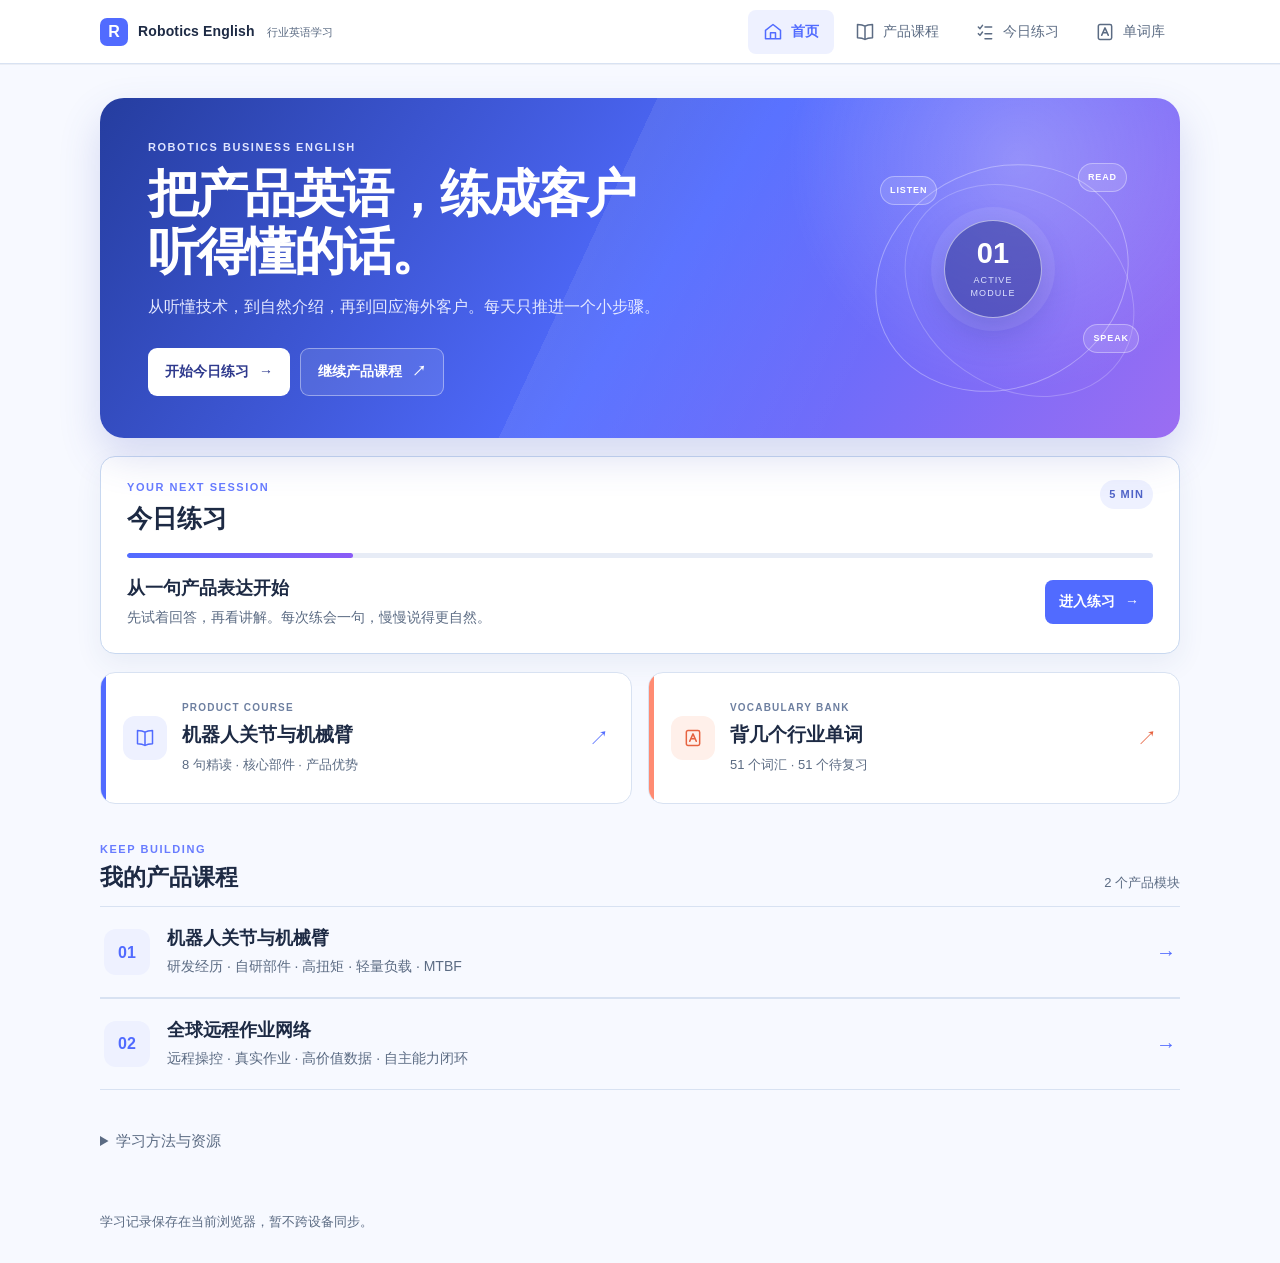
<file: index.html>
<!doctype html>
<html lang="zh-CN">
<head><meta charset="utf-8"><meta name="viewport" content="width=device-width, initial-scale=1"><meta name="theme-color" content="#176b4b"><title>学习工作台 · Robotics English Lab</title><link rel="stylesheet" href="learning-assets/workspace.css"></head>
<body class="lab-page" data-page="home">
  <div data-site-header></div>
  <main id="main-content" class="lab-main home-main">
    <section class="home-hero" aria-labelledby="home-title">
      <div class="home-hero-copy"><span class="home-eyebrow">ROBOTICS BUSINESS ENGLISH</span><h1 id="home-title">把产品英语，练成客户听得懂的话。</h1><p>从听懂技术，到自然介绍，再到回应海外客户。每天只推进一个小步骤。</p><div class="home-hero-actions"><a class="home-primary" href="daily_practice.html">开始今日练习 <span aria-hidden="true">→</span></a><a class="home-secondary" href="product_introduction_learning_guide.html">继续产品课程 <span aria-hidden="true">↗</span></a></div></div>
      <div class="home-hero-visual" aria-label="学习路径：听、读、说"><div class="home-orbit home-orbit-one"></div><div class="home-orbit home-orbit-two"></div><div class="home-orbit-core"><strong>01</strong><span>ACTIVE<br>MODULE</span></div><span class="home-orbit-chip chip-listen">LISTEN</span><span class="home-orbit-chip chip-read">READ</span><span class="home-orbit-chip chip-speak">SPEAK</span></div>
    </section>

    <section class="home-focus" aria-labelledby="today-title"><div class="home-focus-top"><div><span class="home-eyebrow">YOUR NEXT SESSION</span><h2 id="today-title">今日练习</h2></div><span class="home-time">5 MIN</span></div><div class="home-progress"><span></span></div><div class="home-focus-body"><div><h3>从一句产品表达开始</h3><p>先试着回答，再看讲解。每次练会一句，慢慢说得更自然。</p></div><a class="home-focus-link" href="daily_practice.html">进入练习 <span aria-hidden="true">→</span></a></div></section>

    <section class="home-grid" aria-label="学习入口"><a class="home-card home-card-course" data-course-primary data-resume href="product_introduction_learning_guide.html"><span class="home-card-icon" data-icon="course"></span><div><span class="home-card-label">PRODUCT COURSE</span><h3 data-home-course-title>机器人关节与机械臂</h3><small data-home-course-meta>8 句精读 · 核心部件 · 产品优势</small></div><span class="home-card-arrow" aria-hidden="true">↗</span></a><a class="home-card home-card-vocab" href="vocabulary_library.html"><span class="home-card-icon" data-icon="vocabulary"></span><div><span class="home-card-label">VOCABULARY BANK</span><h3>背几个行业单词</h3><small data-home-vocab>词汇 · 发音与例句</small></div><span class="home-card-arrow" aria-hidden="true">↗</span></a></section>

    <section class="home-course-list" aria-labelledby="courses-title"><div class="home-section-title"><div><span class="home-eyebrow">KEEP BUILDING</span><h2 id="courses-title">我的产品课程</h2></div><span data-home-course-count>产品模块</span></div><div data-course-catalog></div></section>

    <details class="home-resources"><summary>学习方法与资源</summary><p>先听原句，试着跟读；需要时打开翻译和语法，再用自己的话回应客户。新产品课程和词汇会持续加入。</p><div class="home-resource-links"><a href="robotics_english_learning_template.md">每日材料统一模板 ↗</a><a href="robotics_english_mobile_package.zip">下载手机学习包 ↓</a></div></details>
  </main>
  <footer class="site-footer">学习记录保存在当前浏览器，暂不跨设备同步。</footer><div data-site-nav></div>
  <script src="learning-assets/vocabulary-data.js"></script><script src="learning-assets/vocabulary-data-module-two.js"></script><script src="learning-assets/course-catalog.js"></script><script src="learning-assets/workspace.js"></script>
</body></html>
</file>
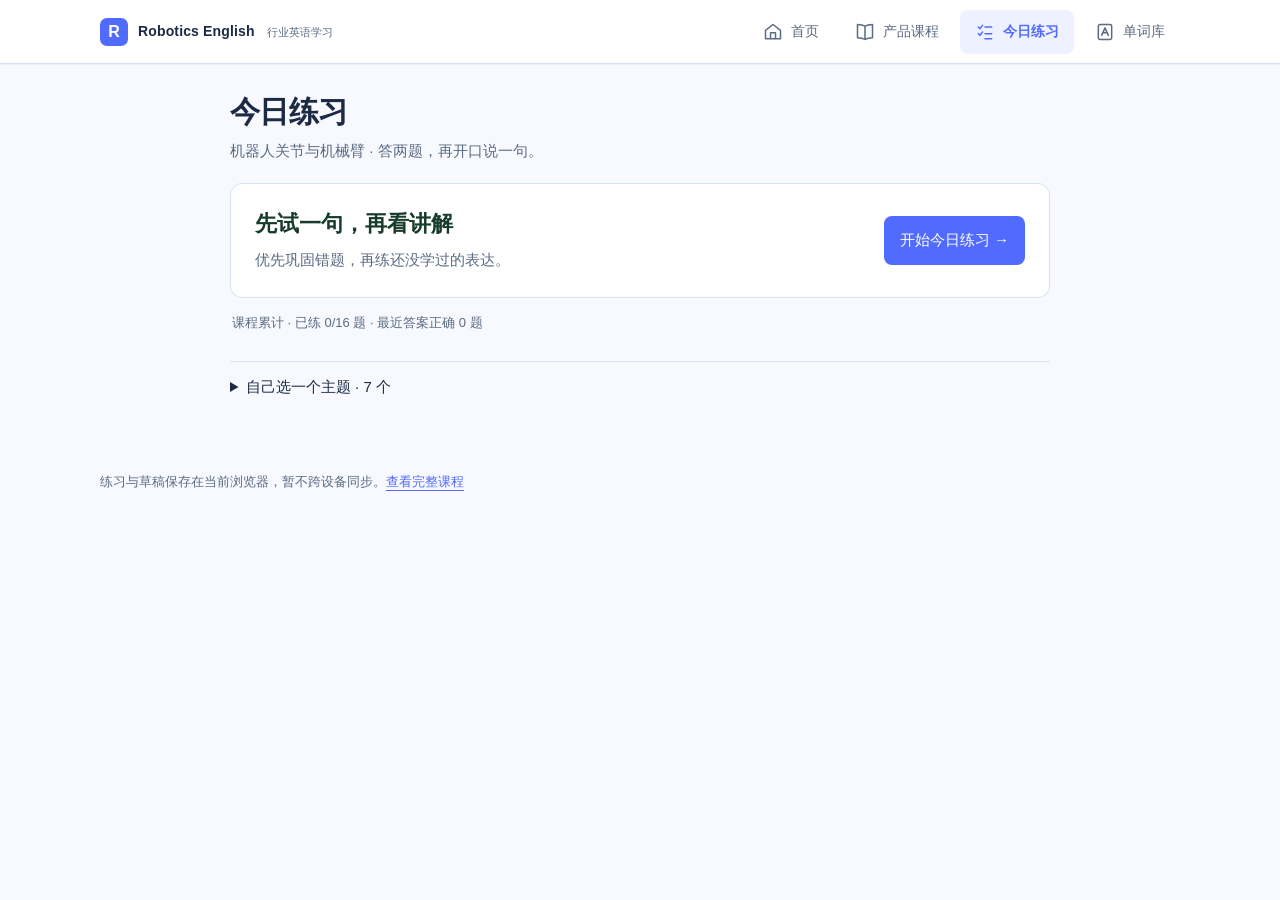
<file: daily_practice.html>
<!doctype html>
<html lang="zh-CN">
<head><meta charset="utf-8"><meta name="viewport" content="width=device-width, initial-scale=1"><meta name="theme-color" content="#176b4b"><title>今日练习 · Robotics English Lab</title><link rel="stylesheet" href="learning-assets/workspace.css"><link rel="stylesheet" href="learning-assets/grammar-coach.css"><link rel="stylesheet" href="learning-assets/audio-controls.css"><link rel="stylesheet" href="learning-assets/daily-practice.css"></head>
<body class="lab-page daily-page" data-page="daily">
<div data-site-header></div>
<main id="main-content" class="lab-main daily-main">
  <header class="page-heading"><div><h1>今日练习</h1><p>机器人关节与机械臂 · 答两题，再开口说一句。</p></div></header>
  <p id="learning-status" class="storage-notice" role="status" aria-live="polite" hidden></p>
  <section id="grammar-review" class="gc-review intro" data-grammar-review aria-label="主题与复习进度"></section>
  <section id="daily-session" class="daily-session" hidden aria-labelledby="daily-session-title">
    <div class="daily-session-heading"><h2 id="daily-session-title">本次练习</h2><a href="#grammar-review" class="daily-back" data-daily-back>换个主题</a></div>
    <div data-daily-lessons></div>
    <div class="daily-session-footer"><p>答完两题，再用自己的话回应客户。</p><button type="button" class="button" data-daily-next>继续下一组 →</button></div>
  </section>
  <noscript><p>请开启 JavaScript 进行答题练习，或<a href="product_introduction_learning_guide.html">先打开课程听读</a>。</p></noscript>
</main>
<footer class="site-footer">练习与草稿保存在当前浏览器，暂不跨设备同步。<a href="product_introduction_learning_guide.html">查看完整课程</a></footer><div data-site-nav></div>
<script src="learning-assets/grammar-lessons.js"></script><script src="learning-assets/grammar-coach.js"></script><script src="learning-assets/audio-controls.js"></script><script src="learning-assets/workspace.js"></script>
</body></html>
</file>
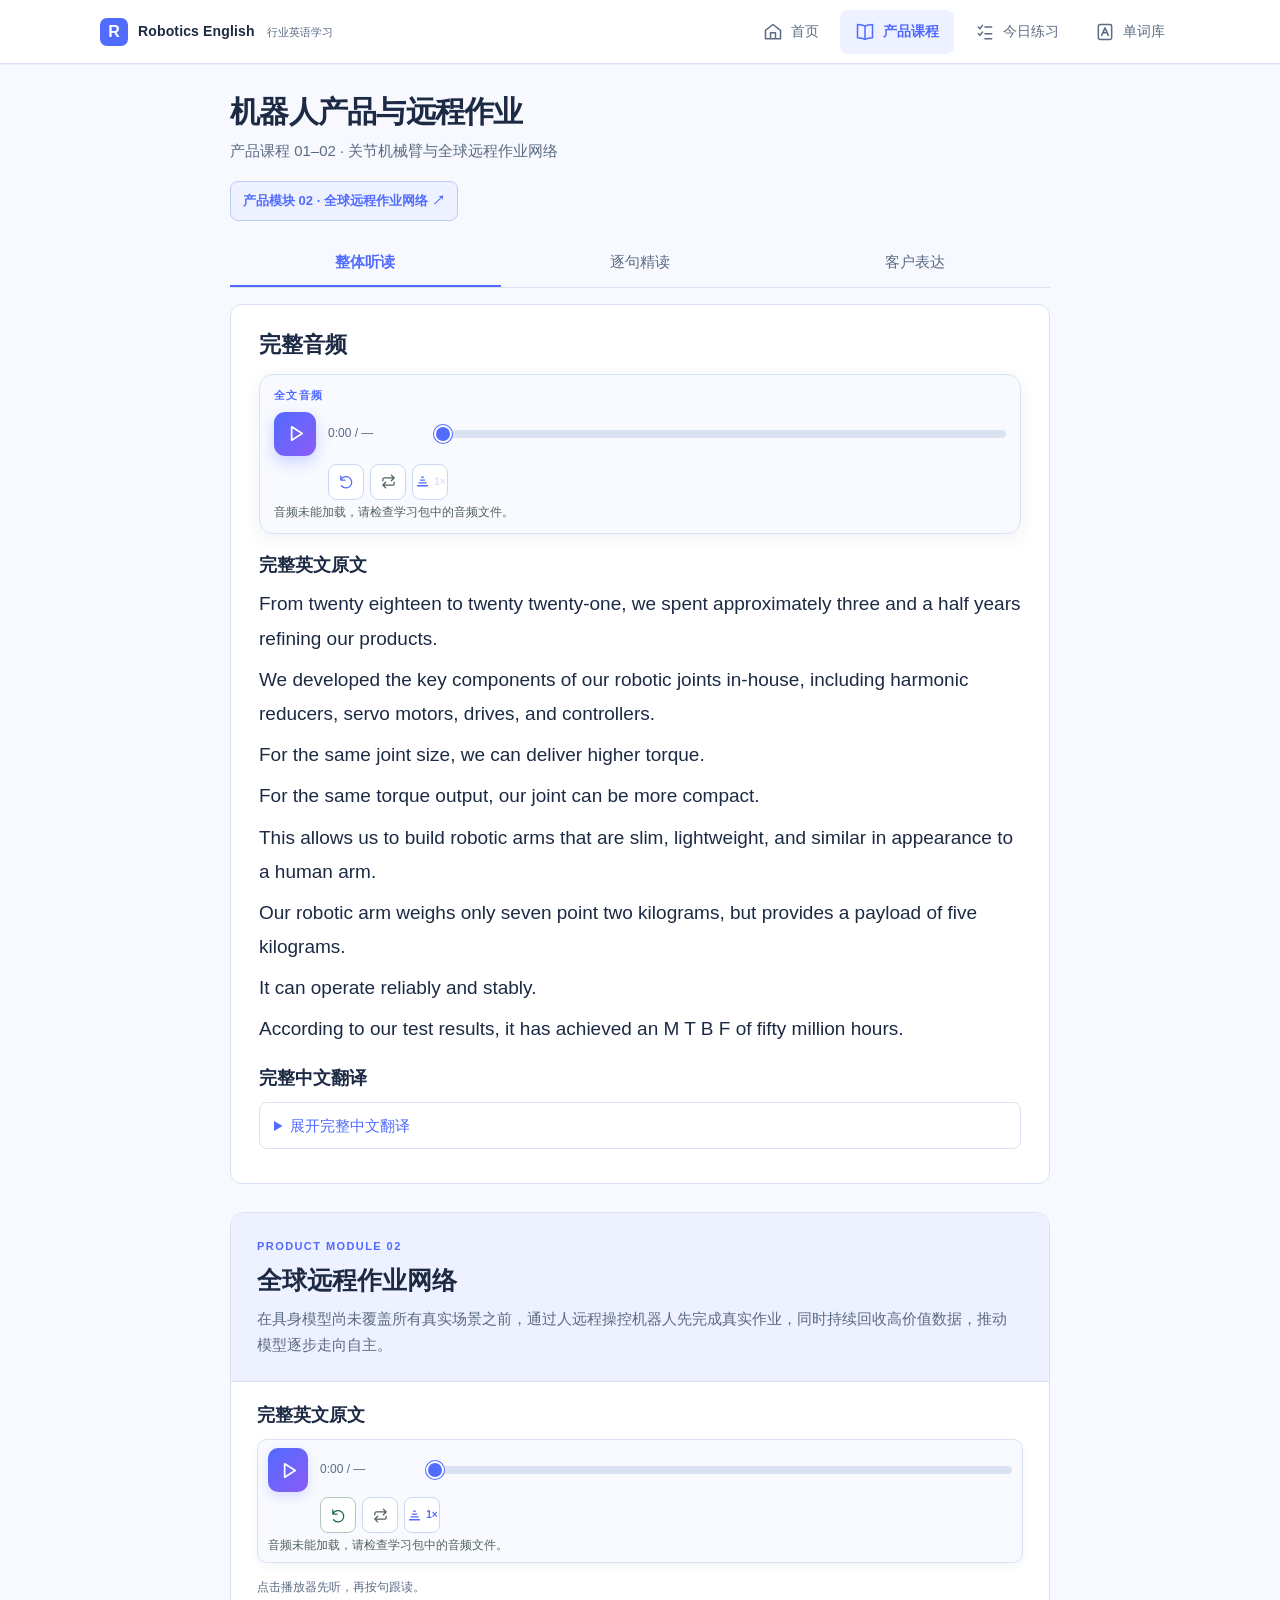
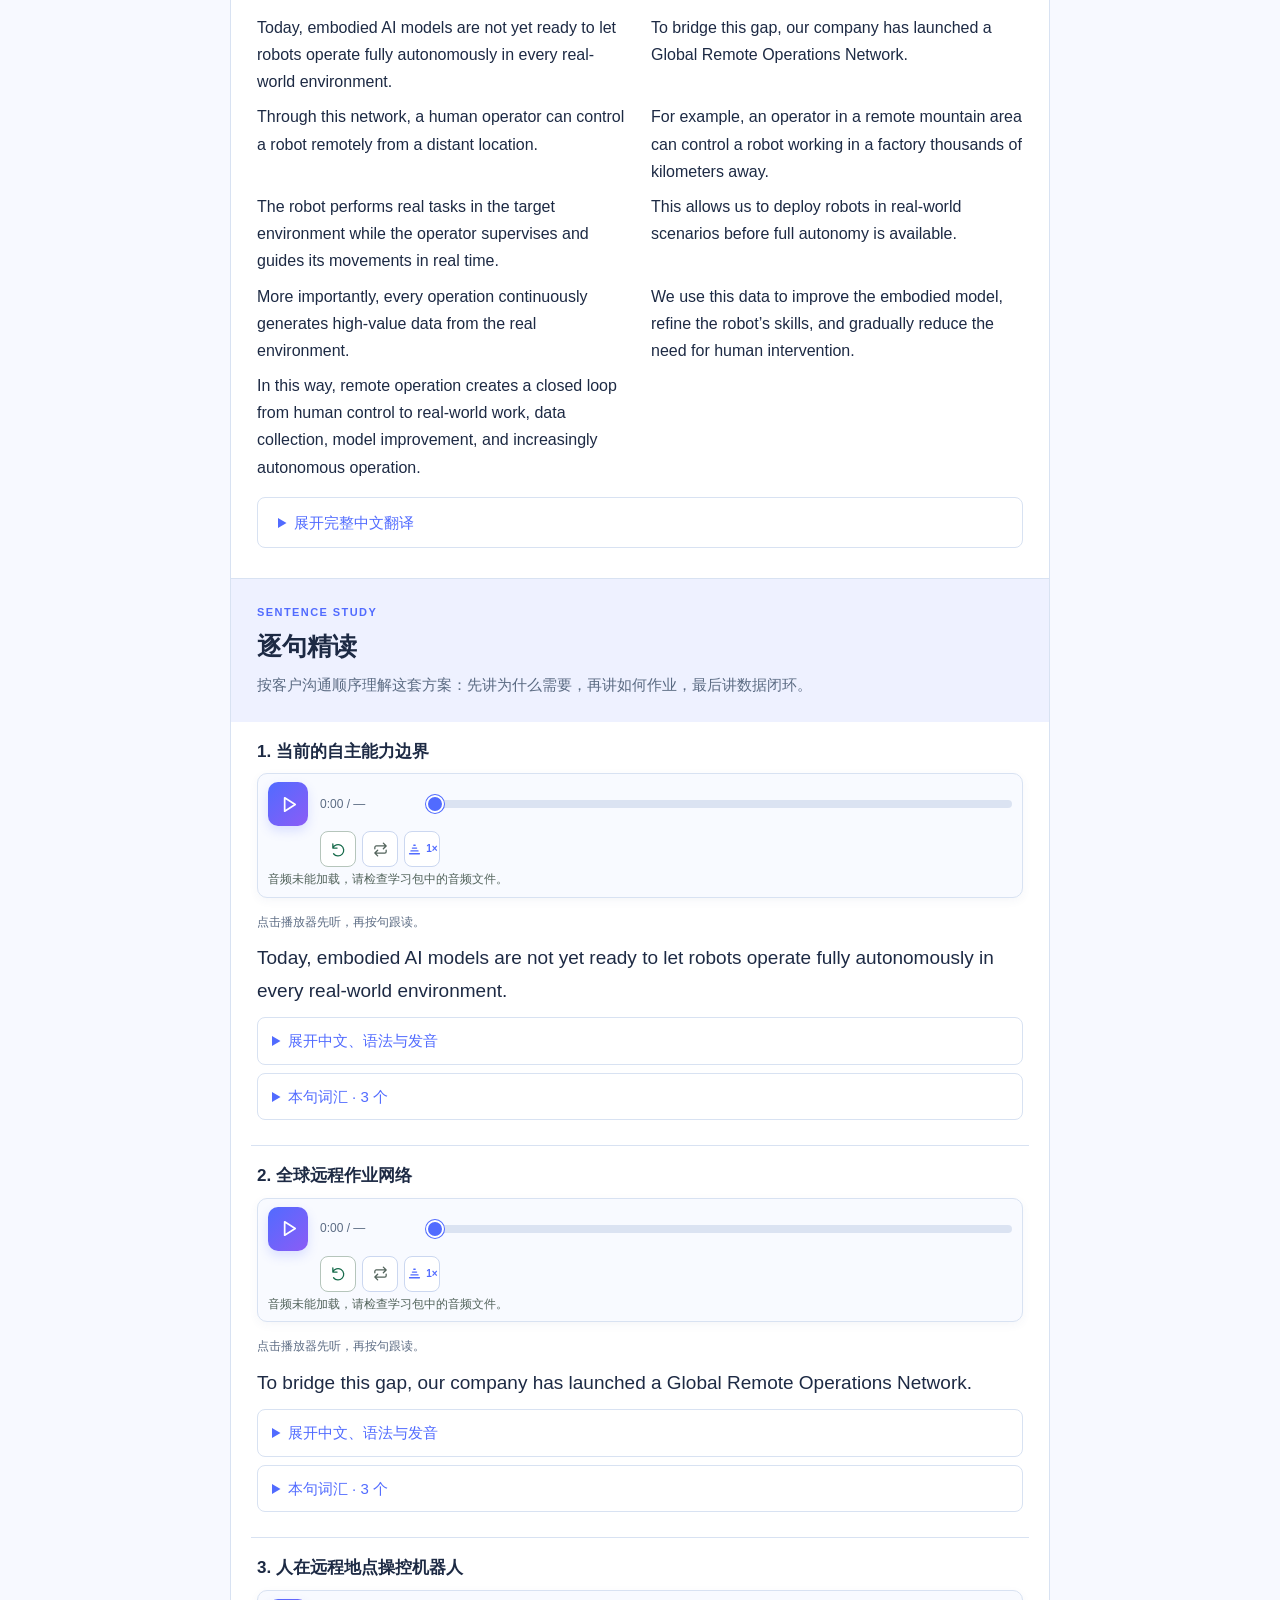
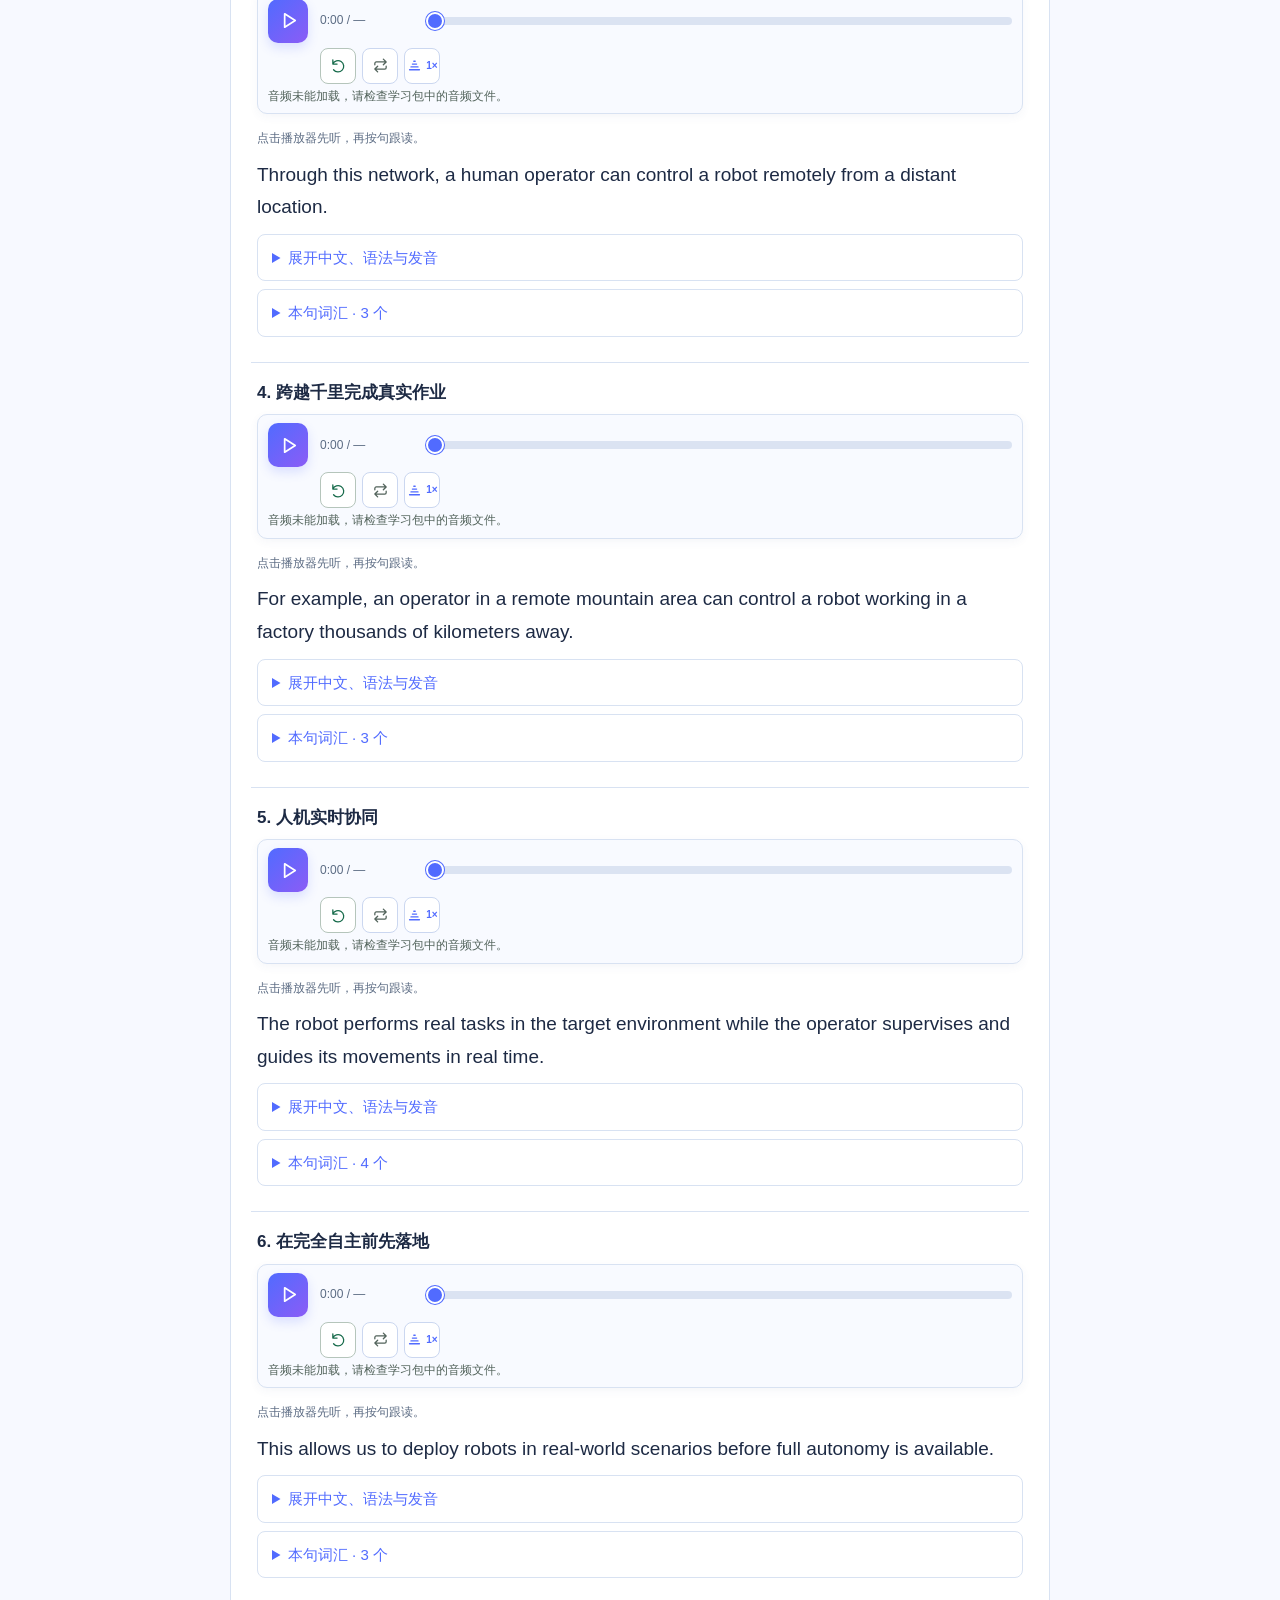
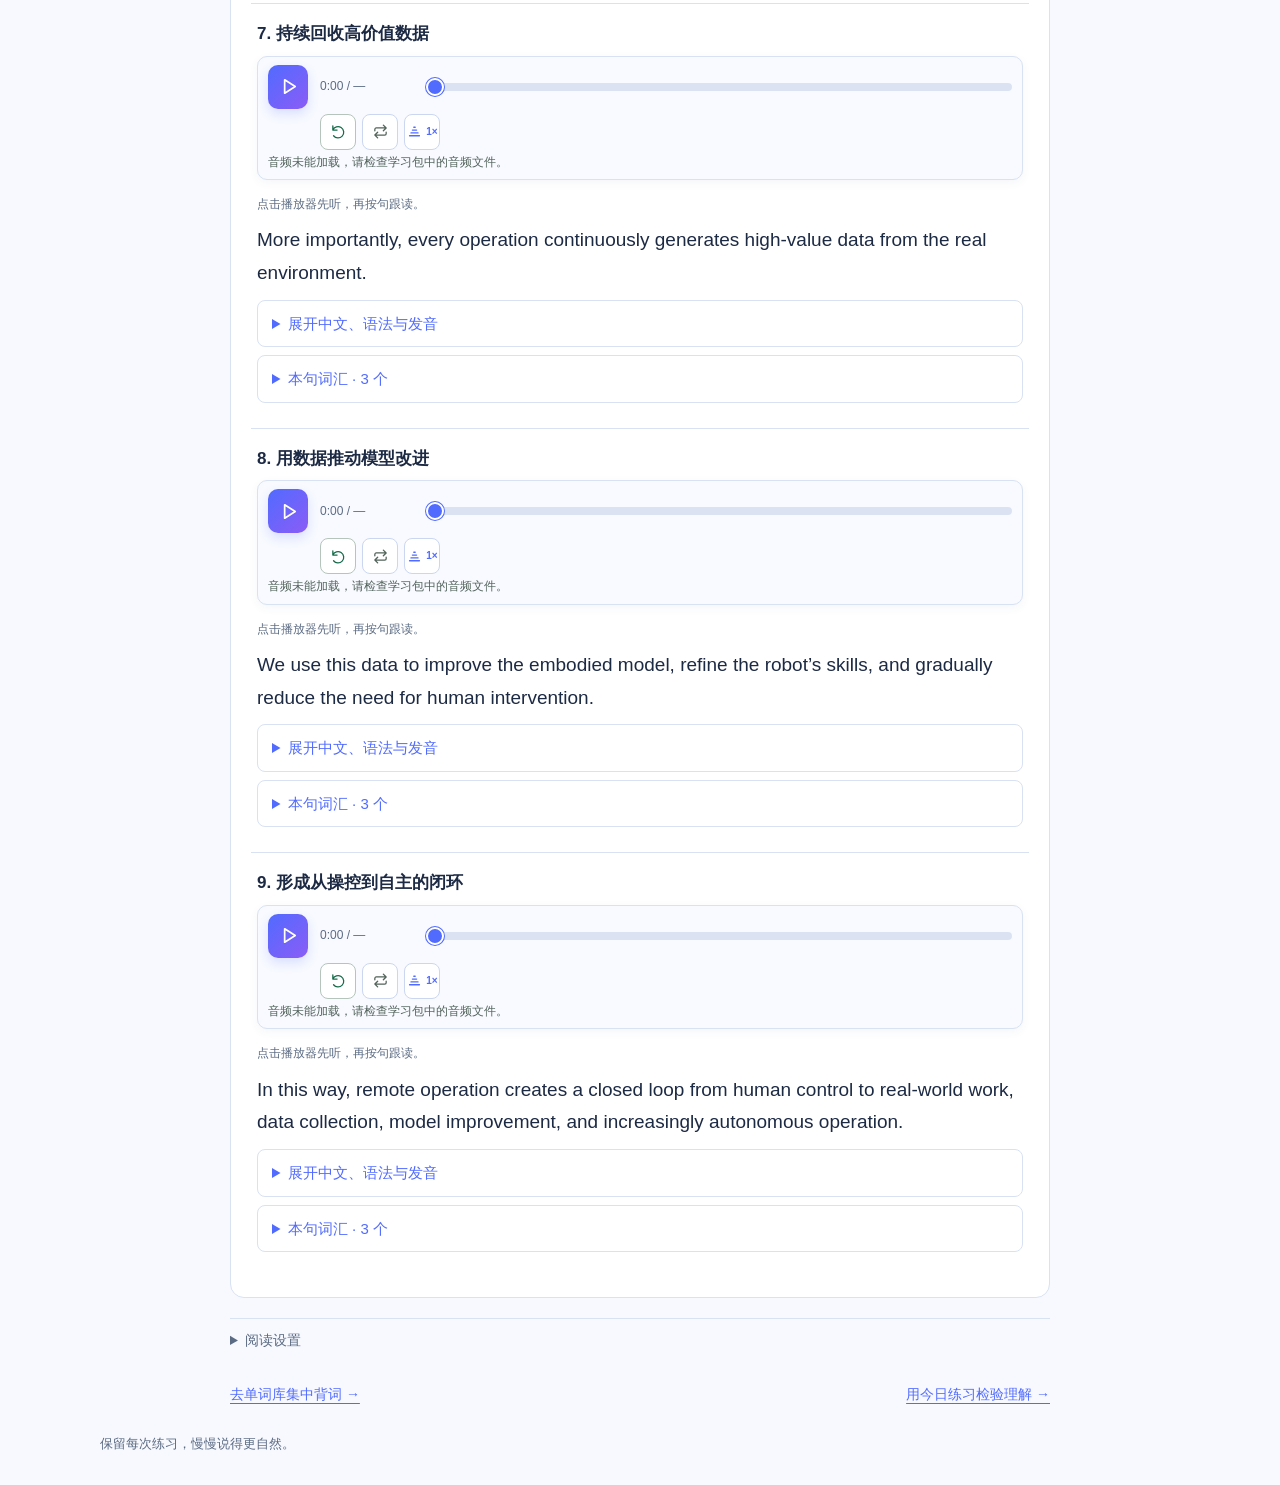
<file: product_introduction_learning_guide.html>
<!doctype html>
<html lang="zh-CN">
<head>
  <meta charset="utf-8">
  <meta name="viewport" content="width=device-width, initial-scale=1">
  <meta name="theme-color" content="#12315b">
  <meta name="apple-mobile-web-app-capable" content="yes">
  <meta name="apple-mobile-web-app-status-bar-style" content="black-translucent">
  <title>机器人产品英文介绍学习页</title>
  <link rel="stylesheet" href="learning-assets/workspace.css">
  <link rel="stylesheet" href="learning-assets/grammar-coach.css">
  <link rel="stylesheet" href="learning-assets/audio-controls.css">
  <link rel="stylesheet" href="learning-assets/course-workspace.css">
  <link rel="stylesheet" href="learning-assets/course-readability.css?v=20260929-spacing">
</head>
<body class="lab-page course-page" data-page="course">
  <div data-site-header></div>
  <main id="main-content" class="lab-main course-main">
  <header class="page-heading"><div><h1>机器人产品与远程作业</h1><p>产品课程 01–02 · 关节机械臂与全球远程作业网络</p></div></header>
  <p id="learning-status" class="storage-notice" role="status" aria-live="polite" hidden></p>
  <a class="module-jump" href="#remote-operations-module">产品模块 02 · 全球远程作业网络 ↗</a>
  <nav class="course-modes" aria-label="课程阅读方式">
    <button type="button" data-course-mode="listen" aria-pressed="true">整体听读</button>
    <button type="button" data-course-mode="sentence" aria-pressed="false">逐句精读</button>
    <button type="button" data-course-mode="business" aria-pressed="false">客户表达</button>
  </nav>
  <nav class="business-nav" data-business-nav hidden aria-label="客户表达目录"><a href="#business-versions">介绍版本</a><a href="#customer-qa">客户问答</a><a href="#meeting-phrases">会议表达</a><a href="#follow-up-email">邮件模板</a></nav>

  <section id="overview" class="intro">
    <h2>完整音频</h2>
    <audio id="full-sync-audio" class="audio" controls preload="metadata" src="product_introduction_sync_full.m4a"></audio>
    <div class="follow-toolbar">
      <button id="follow-start" type="button">播放全文</button>
      <button id="follow-stop" type="button">从头播放</button>
      <span id="follow-status" role="status" aria-live="polite"></span>
    </div>
    <h3>完整英文原文</h3>
    <p class="english" data-full-sync="en" data-sync-index="1">From twenty eighteen to twenty twenty-one, we spent approximately three and a half years refining our products.</p>
    <p class="english" data-full-sync="en" data-sync-index="2">We developed the key components of our robotic joints in-house, including harmonic reducers, servo motors, drives, and controllers.</p>
    <p class="english" data-full-sync="en" data-sync-index="3">For the same joint size, we can deliver higher torque.</p>
    <p class="english" data-full-sync="en" data-sync-index="4">For the same torque output, our joint can be more compact.</p>
    <p class="english" data-full-sync="en" data-sync-index="5">This allows us to build robotic arms that are slim, lightweight, and similar in appearance to a human arm.</p>
    <p class="english" data-full-sync="en" data-sync-index="6">Our robotic arm weighs only seven point two kilograms, but provides a payload of five kilograms.</p>
    <p class="english" data-full-sync="en" data-sync-index="7">It can operate reliably and stably.</p>
    <p class="english" data-full-sync="en" data-sync-index="8">According to our test results, it has achieved an M T B F of fifty million hours.</p>
    <h3>完整中文翻译</h3>
    <p class="translation" data-full-sync="zh" data-sync-index="1">从2018年到2021年，大约三年半的时间里，我们一直专注于打磨和改进产品。</p>
    <p class="translation" data-full-sync="zh" data-sync-index="2">我们自主开发了机器人关节的核心零部件，包括谐波减速器、伺服电机、驱动器和控制器。</p>
    <p class="translation" data-full-sync="zh" data-sync-index="3">对于同样大小的关节，我们可以输出更高的扭矩。</p>
    <p class="translation" data-full-sync="zh" data-sync-index="4">在输出相同扭矩的情况下，我们的关节可以做得更加紧凑。</p>
    <p class="translation" data-full-sync="zh" data-sync-index="5">这使我们能够打造出纤细、轻量、外观类似人类手臂的机械臂。</p>
    <p class="translation" data-full-sync="zh" data-sync-index="6">我们的机械臂自重仅7.2千克，但可以提供5千克的负载。</p>
    <p class="translation" data-full-sync="zh" data-sync-index="7">它能够可靠、稳定地运行。</p>
    <p class="translation" data-full-sync="zh" data-sync-index="8">根据我们的测试结果，它达到了5000万小时的MTBF（平均故障间隔时间）。</p>
  </section>

  <div id="sentence-study" class="module-header">
    <span class="module-index">01</span>
    <div><h2>逐句精读</h2><p>8句全部展开。先听、再读英文，需要时打开中文、发音、语法和词汇。</p></div>
  </div>

  <section class="sentence" data-sentence="1">
    <h3>1. 研发时间</h3>
    <audio class="audio sentence-audio" controls preload="metadata" src="english_pronunciation_audio/slow_follow_along/01_research_period.m4a"></audio>
    <p class="english">From twenty eighteen to twenty twenty-one, we spent approximately three and a half years refining our products.</p>
    <p class="translation"><span class="label">翻译：</span>从2018年到2021年，大约三年半的时间里，我们一直专注于打磨和改进产品。</p>
    <p><span class="label">语法：</span><code>From A to B</code> 表示“从A到B”；<code>spent + 时间 + doing</code> 表示“花费一段时间做某事”；<code>refining</code> 是动名词。</p>
    <p class="pronunciation"><span class="label">辅助读音：</span>From TWEN-ty eigh-TEEN / to TWEN-ty TWEN-ty-ONE / we SPENT uh-PROK-si-mit-lee three and a HALF years / ri-FINE-ing our PRODUCTS.</p>
    <table><tr><th>单词</th><th>含义</th></tr><tr><td>approximately</td><td>大约，约等于</td></tr><tr><td>spend</td><td>花费（时间或金钱）</td></tr><tr><td>refine</td><td>改进，打磨</td></tr></table>
  </section>

  <section class="sentence" data-sentence="2">
    <h3>2. 核心零部件自研</h3>
    <audio class="audio sentence-audio" controls preload="metadata" src="english_pronunciation_audio/slow_follow_along/02_in_house_components.m4a"></audio>
    <p class="english">We developed the key components of our robotic joints in-house, including harmonic reducers, servo motors, drives, and controllers.</p>
    <p class="translation"><span class="label">翻译：</span>我们自主开发了机器人关节的核心零部件，包括谐波减速器、伺服电机、驱动器和控制器。</p>
    <p><span class="label">语法：</span><code>developed</code> 是一般过去时；<code>in-house</code> 作副词，表示“在公司内部、自主地”；<code>including</code> 用来引出具体例子。</p>
    <p class="pronunciation"><span class="label">辅助读音：</span>we di-VE-ləpt the KEY com-PO-nents / of our ro-BAH-tik JOINTS in-HOUSE / in-KLOO-ding har-MON-ik ri-DOO-sers / SUR-vo MO-tors / DRIVES / and con-TRO-lers.</p>
    <table><tr><th>单词</th><th>含义</th></tr><tr><td>component</td><td>零部件，组成部分</td></tr><tr><td>robotic joint</td><td>机器人关节</td></tr><tr><td>harmonic reducer</td><td>谐波减速器</td></tr><tr><td>servo motor</td><td>伺服电机</td></tr><tr><td>drive</td><td>驱动器</td></tr><tr><td>controller</td><td>控制器</td></tr></table>
  </section>

  <section class="sentence" data-sentence="3">
    <h3>3. 同样大小，扭矩更高</h3>
    <audio class="audio sentence-audio" controls preload="metadata" src="english_pronunciation_audio/slow_follow_along/03_higher_torque.m4a"></audio>
    <p class="english">For the same joint size, we can deliver higher torque.</p>
    <p class="translation"><span class="label">翻译：</span>对于同样大小的关节，我们可以输出更高的扭矩。</p>
    <p><span class="label">语法：</span><code>For the same + 名词</code> 表示“在相同的……条件下”；<code>can + 动词原形</code> 表示能力；<code>deliver torque</code> 是“输出扭矩”的专业表达。</p>
    <p class="pronunciation"><span class="label">辅助读音：</span>for the SAME joint SIZE / we can de-LIV-er HIGH-er TORQUE.</p>
    <table><tr><th>单词</th><th>含义</th></tr><tr><td>same</td><td>相同的</td></tr><tr><td>joint size</td><td>关节尺寸</td></tr><tr><td>deliver</td><td>提供，输出</td></tr><tr><td>torque</td><td>扭矩，读作接近“tork”</td></tr></table>
  </section>

  <section class="sentence" data-sentence="4">
    <h3>4. 同样扭矩，体积更小</h3>
    <audio class="audio sentence-audio" controls preload="metadata" src="english_pronunciation_audio/slow_follow_along/04_compact_joint.m4a"></audio>
    <p class="english">For the same torque output, our joint can be more compact.</p>
    <p class="translation"><span class="label">翻译：</span>在输出相同扭矩的情况下，我们的关节可以做得更加紧凑。</p>
    <p><span class="label">语法：</span><code>For the same torque output</code> 是条件背景；<code>can be + 形容词</code> 表示“可以是……的”；<code>more compact</code> 是比较级，表示“更加紧凑”。</p>
    <p class="pronunciation"><span class="label">辅助读音：</span>for the SAME torque OUT-put / our joint can be more com-PACT.</p>
    <table><tr><th>单词</th><th>含义</th></tr><tr><td>output</td><td>输出</td></tr><tr><td>compact</td><td>紧凑的，小巧的</td></tr><tr><td>more compact</td><td>更加紧凑</td></tr></table>
  </section>

  <section class="sentence" data-sentence="5">
    <h3>5. 机械臂纤细、小巧</h3>
    <audio class="audio sentence-audio" controls preload="metadata" src="english_pronunciation_audio/slow_follow_along/05_slim_robotic_arm.m4a"></audio>
    <p class="english">This allows us to build robotic arms that are slim, lightweight, and similar in appearance to a human arm.</p>
    <p class="translation"><span class="label">翻译：</span>这使我们能够打造出纤细、轻量、外观类似人类手臂的机械臂。</p>
    <p><span class="label">语法：</span><code>allow sb. to do sth.</code> 表示“使某人能够做某事”；<code>that are...</code> 是定语从句，修饰 <code>robotic arms</code>；<code>similar to</code> 表示“类似于”。</p>
    <p class="pronunciation"><span class="label">辅助读音：</span>this ə-LOWS us to BUILD ro-BAH-tik ARMS / that are SLIM / LIGHT-weight / and SIM-i-lar in ap-PEAR-ance / to a HUMAN ARM.</p>
    <table><tr><th>单词</th><th>含义</th></tr><tr><td>allow</td><td>使能够，允许</td></tr><tr><td>slim</td><td>纤细的</td></tr><tr><td>lightweight</td><td>轻量的</td></tr><tr><td>similar in appearance to</td><td>外观类似于</td></tr></table>
  </section>

  <section class="sentence" data-sentence="6">
    <h3>6. 自重和负载</h3>
    <audio class="audio sentence-audio" controls preload="metadata" src="english_pronunciation_audio/slow_follow_along/06_weight_payload.m4a"></audio>
    <p class="english">Our robotic arm weighs only seven point two kilograms, but provides a payload of five kilograms.</p>
    <p class="translation"><span class="label">翻译：</span>我们的机械臂自重仅7.2千克，但可以提供5千克的负载。</p>
    <p><span class="label">语法：</span><code>weighs</code> 是“重量为……”；<code>only</code> 突出“仅仅”；<code>but</code> 连接重量轻和负载大的对比；<code>a payload of...</code> 表示“……的负载”。</p>
    <p class="pronunciation"><span class="label">辅助读音：</span>our ro-BAH-tik arm WEIGHS only SEV-en point TWO KIL-o-grams / but pro-VIDES a PAY-load of FIVE KIL-o-grams.</p>
    <table><tr><th>单词</th><th>含义</th></tr><tr><td>weigh</td><td>重量为</td></tr><tr><td>kilogram</td><td>千克</td></tr><tr><td>payload</td><td>负载，重音在 PAY</td></tr><tr><td>provide</td><td>提供</td></tr></table>
  </section>

  <section class="sentence" data-sentence="7">
    <h3>7. 稳定可靠运行</h3>
    <audio class="audio sentence-audio" controls preload="metadata" src="english_pronunciation_audio/slow_follow_along/07_reliable_operation.m4a"></audio>
    <p class="english">It can operate reliably and stably.</p>
    <p class="translation"><span class="label">翻译：</span>它能够可靠、稳定地运行。</p>
    <p><span class="label">语法：</span><code>can operate</code> 表示“能够运行”；<code>reliably</code> 和 <code>stably</code> 都是副词，说明运行的状态。</p>
    <p class="pronunciation"><span class="label">辅助读音：</span>it can OP-er-ate ri-LI-a-bly and STAY-bly.</p>
    <table><tr><th>单词</th><th>含义</th></tr><tr><td>operate</td><td>运行，操作</td></tr><tr><td>reliably</td><td>可靠地</td></tr><tr><td>stably</td><td>稳定地</td></tr></table>
  </section>

  <section class="sentence" data-sentence="8">
    <h3>8. MTBF 测试结果</h3>
    <audio class="audio sentence-audio" controls preload="metadata" src="english_pronunciation_audio/slow_follow_along/08_mtbf_test.m4a"></audio>
    <p class="english">According to our test results, it has achieved an M T B F of fifty million hours.</p>
    <p class="translation"><span class="label">翻译：</span>根据我们的测试结果，它达到了5000万小时的MTBF。</p>
    <p><span class="label">语法：</span><code>According to...</code> 表示“根据……”；<code>has achieved</code> 是现在完成时，强调已经达到的结果；<code>an MTBF of...</code> 表示“……的平均故障间隔时间”。</p>
    <p class="pronunciation"><span class="label">辅助读音：</span>ac-CORD-ing to our TEST re-SULTS / it has a-CHIEVED an em-tee-bee-EF / of FIFTY MILLION HOURS.</p>
    <table><tr><th>单词</th><th>含义</th></tr><tr><td>according to</td><td>根据</td></tr><tr><td>test result</td><td>测试结果</td></tr><tr><td>achieve</td><td>达到，实现</td></tr><tr><td>MTBF</td><td>Mean Time Between Failures，平均故障间隔时间</td></tr></table>
    <p class="tip"><span class="label">对外表达提示：</span>“5000万小时、国内独一份”属于很强的技术和市场声明，正式面对客户时最好按照公司测试报告或官方宣传资料的标准表述。</p>
  </section>

  <section id="remote-operations-module" class="module-two" data-module-two aria-labelledby="remote-operations-title"></section>

  <section id="business-versions" class="intro">
    <h2>商务沟通版本</h2>
    <p>先练30秒版本，再练90秒版本，最后练详细版本。每个版本都可以根据客户的时间和兴趣灵活使用。</p>

    <h3>约30秒：展会或初次见面</h3>
    <audio class="audio" controls preload="metadata" src="english_pronunciation_audio/business_versions/30_second_pitch.m4a"></audio>
    <p class="english">Let me briefly introduce our robotic arm. From 2018 to 2021, we spent three and a half years refining the product. We developed the key joint components in-house, including the harmonic reducer, servo motor, drive, and controller. Our key advantage is high torque density. For the same joint size, we can deliver higher torque, or achieve the same torque in a more compact joint. Our robotic arm weighs 7.2 kilograms and offers a 5-kilogram payload.</p>
    <p class="translation"><span class="label">参考翻译：</span>我简单介绍一下我们的机械臂。从2018年到2021年，我们用了三年半的时间打磨产品。我们自主开发了关节的核心零部件，包括谐波减速器、伺服电机、驱动器和控制器。我们的核心优势是高扭矩密度。同样大小的关节，我们可以输出更高的扭矩；输出同样的扭矩时，我们的关节可以做得更紧凑。我们的机械臂自重7.2千克，负载达到5千克。</p>

    <h3>约90秒：正式产品介绍</h3>
    <audio class="audio" controls preload="metadata" src="english_pronunciation_audio/business_versions/90_second_pitch.m4a"></audio>
    <p class="english">Let me give you a brief overview of our robotic arm. From 2018 to 2021, we spent approximately three and a half years refining the product. We developed the key components of the robotic joint in-house, including the harmonic reducer, servo motor, drive, and controller. In traditional industrial robots, the controller was often housed in a large external control cabinet. Our integrated joint design helps us build a slimmer and more compact robotic arm. Our key technical advantage is high torque density. For the same joint size, we can deliver higher torque. For the same torque output, our joint can be more compact. This gives customers a lightweight arm that is easier to integrate, especially in applications where space is limited. Our arm weighs only 7.2 kilograms and provides a 5-kilogram payload. It can operate reliably and stably. According to our test results, it has achieved an M T B F of 50 million hours. To understand whether it is suitable for your project, we would like to learn more about your application. What payload and reach do you need? What kind of working space and control interface do you have? Based on your requirements, we can recommend a suitable model and provide more detailed technical information. After the meeting, I can send you the specifications and the next steps.</p>
    <p class="translation"><span class="label">参考翻译：</span>我简单介绍一下我们的机械臂。2018年至2021年，我们用了大约三年半的时间打磨产品。我们自主开发了机器人关节的核心零部件。传统工业机器人通常需要大型外置控制柜，而我们的集成式关节设计有助于打造更纤细、更紧凑的机械臂。我们的核心技术优势是高扭矩密度，同样大小的关节可以输出更高的扭矩，同样的扭矩可以用更紧凑的关节实现。这让客户得到更轻、更容易集成的机械臂，尤其适合空间有限的应用。机械臂自重仅7.2千克，负载5千克，可以稳定可靠地运行。根据我们的测试结果，MTBF达到5000万小时。为了判断产品是否适合您的项目，我们希望进一步了解您的应用、负载、工作半径、工作空间和控制接口。根据您的需求，我们可以推荐合适的型号并提供更详细的技术资料。</p>

    <h3>约3分钟：详细技术和需求沟通</h3>
    <audio class="audio" controls preload="metadata" src="english_pronunciation_audio/business_versions/detailed_product_pitch.m4a"></audio>
    <p class="english">Let me explain our product in more detail. From 2018 to 2021, our company spent approximately three and a half years focused on product development and refinement. During this period, we developed the key components of our robotic joints in-house. These components include the harmonic reducer, servo motor, drive, and controller. In traditional industrial robotic arms, the controller was often placed in a large external control cabinet. By developing the joint components as an integrated system, we can optimize the reducer, motor, drive, and controller together. This gives us better control over the joint design and performance. The main technical advantage is high torque density. For a joint of the same size, we can deliver higher torque. Alternatively, for the same torque output, our joint can be designed to be more compact. This compact joint architecture allows us to build robotic arms that are slim, lightweight, and similar in appearance to a human arm. A slimmer arm can be valuable when the robot needs to work in a limited space, close to people, or inside a compact production line. It can also make mechanical integration easier because the arm takes up less space. Our robotic arm weighs only 7.2 kilograms and provides a payload of 5 kilograms. It can operate reliably and stably. According to our test results, the product has achieved an M T B F of 50 million hours. When we evaluate a project, we first look at the application requirements. We would like to know the required payload, reach, working speed, installation direction, and available space. We also need to understand the control method, communication interface, safety requirements, and the working environment. For example, is the robot used for assembly, inspection, handling, or another task? What cycle time do you need? What level of accuracy and repeatability is required? Based on this information, we can recommend an appropriate model and prepare a technical proposal. If some requirements are still unclear, we can first confirm the key parameters and then discuss the next step. After the meeting, I will send you the product specifications, application materials, and a summary of the points we discussed. We can then arrange a technical meeting to review the solution in more detail.</p>
    <p class="translation"><span class="label">学习提示：</span>这一版用于正式会议。先掌握产品逻辑，再根据公司实际资料补充精度、重复定位精度、通信接口、工作半径、交期和质保等信息。没有确认过的参数不要直接向客户承诺。</p>
  </section>

  <section id="customer-qa" class="intro">
    <h2>客户常见问题与回答</h2>
    <p>先遮住答案，只看问题，用英文回答；再打开答案进行对照。</p>
    <table>
      <tr><th>客户问题</th><th>参考回答</th><th>中文意思</th></tr>
      <tr><td>What is the payload of the robotic arm?</td><td>The payload is 5 kilograms.</td><td>机械臂的负载是多少？负载是5千克。</td></tr>
      <tr><td>How much does the robotic arm weigh?</td><td>It weighs only 7.2 kilograms.</td><td>机械臂多重？自重仅7.2千克。</td></tr>
      <tr><td>What is the main advantage of your product?</td><td>Our main advantage is high torque density.</td><td>你们产品的主要优势是什么？高扭矩密度。</td></tr>
      <tr><td>What components do you develop in-house?</td><td>We develop the harmonic reducer, servo motor, drive, and controller in-house.</td><td>哪些零部件是自主开发的？</td></tr>
      <tr><td>Why is a compact joint important?</td><td>It helps us build a slimmer arm and makes integration easier when space is limited.</td><td>紧凑关节为什么重要？有助于打造纤细机械臂，在空间有限时更容易集成。</td></tr>
      <tr><td>How reliable is the product?</td><td>According to our test results, it has achieved an MTBF of 50 million hours.</td><td>产品可靠性如何？根据测试结果，MTBF达到5000万小时。</td></tr>
      <tr><td>What applications is it suitable for?</td><td>It can be considered for applications where compact size and low weight are important. We would like to confirm your application first.</td><td>适合哪些应用？可以考虑空间和重量要求较高的应用，但需要先确认具体场景。</td></tr>
      <tr><td>What information do you need from us?</td><td>We need to understand the payload, reach, working speed, installation space, control method, and working environment.</td><td>你们需要我们提供什么信息？</td></tr>
      <tr><td>Can you provide a customized solution?</td><td>We can evaluate a suitable solution based on your requirements.</td><td>可以提供定制方案吗？我们可以根据需求评估合适的方案。</td></tr>
      <tr><td>What is the lead time?</td><td>We will confirm the lead time based on the model, quantity, and production schedule.</td><td>交期是多少？需要根据型号、数量和生产计划确认。</td></tr>
      <tr><td>What communication interface do you support?</td><td>We will confirm the available interfaces according to the selected model and your system requirements.</td><td>支持什么通信接口？根据型号和系统需求确认。</td></tr>
      <tr><td>What is the repeatability?</td><td>Let me confirm the exact specification for the model you are considering.</td><td>重复定位精度是多少？我确认一下具体型号的准确参数。</td></tr>
    </table>
    <p class="tip"><span class="label">注意：</span>交期、通信接口、重复定位精度、质保和定制能力需要替换成公司的正式资料。这里先提供安全的英语回答框架。</p>
  </section>

  <section id="meeting-phrases" class="intro">
    <h2>商务会议常用表达</h2>
    <audio class="audio" controls preload="metadata" src="english_pronunciation_audio/business_versions/business_phrases.m4a"></audio>
    <table>
      <tr><th>场景</th><th>英文表达</th><th>中文意思</th></tr>
      <tr><td>开场</td><td>Let me briefly introduce our company and product.</td><td>我简单介绍一下公司和产品。</td></tr>
      <tr><td>强调优势</td><td>The key advantage is high torque density.</td><td>核心优势是高扭矩密度。</td></tr>
      <tr><td>表达客户价值</td><td>What this means for customers is a slimmer and more compact robotic arm.</td><td>这对客户来说意味着更纤细、更紧凑的机械臂。</td></tr>
      <tr><td>询问需求</td><td>Could you tell me more about your application requirements?</td><td>您可以详细介绍一下应用需求吗？</td></tr>
      <tr><td>确认参数</td><td>What payload and reach do you need?</td><td>您需要多大的负载和工作半径？</td></tr>
      <tr><td>澄清</td><td>Could you clarify the working environment?</td><td>您可以进一步说明工作环境吗？</td></tr>
      <tr><td>确认理解</td><td>Let me make sure I understand your requirements.</td><td>我确认一下是否理解了您的需求。</td></tr>
      <tr><td>复述需求</td><td>If I understand correctly, you need a lightweight arm with a 5-kilogram payload.</td><td>如果我理解正确，您需要一款负载5千克的轻量机械臂。</td></tr>
      <tr><td>说明下一步</td><td>We can evaluate a suitable solution based on your requirements.</td><td>我们可以根据您的需求评估合适的方案。</td></tr>
      <tr><td>会后跟进</td><td>I will follow up with the specifications and the next steps.</td><td>我会跟进发送规格参数和下一步安排。</td></tr>
    </table>
  </section>

  <section id="follow-up-email" class="intro">
    <h2>会后邮件模板</h2>
    <p class="english"><strong>Subject: Follow-up on [Project Name]</strong></p>
    <p class="english">Dear [Name],</p>
    <p class="english">Thank you for taking the time to speak with us today. Based on our discussion, your main requirements are [payload], [reach], and [application].</p>
    <p class="english">We will review the requirements and prepare the relevant product specifications. Could you please confirm [the missing information]?</p>
    <p class="english">After receiving the information, we will follow up with the recommended model and next steps.</p>
    <p class="english">Best regards,<br>[Your Name]</p>
    <p class="translation"><span class="label">中文理解：</span>感谢您今天抽出时间与我们沟通。根据今天的讨论，您的主要需求是……我们会评估需求并准备相关产品参数。请确认还缺少的信息。收到信息后，我们会跟进推荐型号和下一步安排。</p>
  </section>

  <section class="intro">
    <h2>客户讲解的记忆主线</h2>
    <p>研发投入 → 核心零部件自研 → 高扭矩密度 → 机械臂更纤细小巧 → 轻量和负载数据 → 稳定性和MTBF测试结果。</p>
    <p class="english">We develop the core components in-house, which enables us to build robotic arms that are compact, lightweight, powerful, and reliable.</p>
    <p class="translation"><span class="label">意思：</span>我们自主开发核心零部件，因此能够打造出小巧、轻量、高性能且可靠的机械臂。</p>
  </section>

  <details class="course-preferences"><summary>阅读设置</summary><div class="learning-tools"><button id="expand-translations" type="button">展开全部中文</button><button id="expand-details" type="button">展开全部讲解</button></div></details>
  <p class="course-tail"><a href="vocabulary_library.html">去单词库集中背词 →</a><a href="daily_practice.html">用今日练习检验理解 →</a></p>
  <noscript><p>开启 JavaScript 后可逐句切换和同步高亮；下方原文与音频仍可阅读和播放。</p></noscript>
  </main><footer class="site-footer">保留每次练习，慢慢说得更自然。</footer><div data-site-nav></div>
  <script>
    const sentenceNotes = {
      "1": {
        structure: "From A to B（时间范围） + 主语 we + spent + 时间 + refining（V-ing）+ 宾语。",
        translation: "先翻译时间范围，再找主语 we 和核心动词 spent，最后处理 spent 后面的时间和 refining our products。",
        grammar: "spend + 时间 + doing 表示“花费时间做某事”。refining 是动名词，说明这段时间持续做的事情。",
        pronunciation: "重点：approximately /əˈprɑːksɪmətli/，refining /rɪˈfaɪnɪŋ/，products /ˈprɑːdʌkts/。years refining 可以连起来读，products 的词尾 /ts/ 要收清楚。"
      },
      "2": {
        structure: "主语 We + 谓语 developed + 宾语 the key components + 地点/方式 in-house + including 举例。",
        translation: "先说“我们开发了核心零部件”，再处理 in-house（自主开发），最后翻译 including 后面的四个零部件。",
        grammar: "developed 是一般过去时，说明已经完成的研发工作。including 后面接名词或名词短语，用来列举具体内容。",
        pronunciation: "重点：developed /dɪˈveləpt/，harmonic /hɑːrˈmɑːnɪk/，reducer /rɪˈduːsər/。developed 结尾是 /pt/，不要漏掉 /t/；in-house 重音在 house。"
      },
      "3": {
        structure: "For the same joint size（条件）+ we + can deliver + higher torque（能力和结果）。",
        translation: "先确定条件“在关节尺寸相同的情况下”，再翻译 can deliver higher torque“能够输出更高扭矩”。",
        grammar: "can 后面使用动词原形 deliver。higher 是 high 的比较级，表示“更高的”；torque 是不可数技术名词。",
        pronunciation: "重点：joint /dʒɔɪnt/，deliver /dɪˈlɪvər/，torque /tɔːrk/。same joint 中 /m/ 和 /dʒ/ 要衔接；torque 读作接近 tork。"
      },
      "4": {
        structure: "For the same torque output（条件）+ our joint + can be + more compact（比较结果）。",
        translation: "先翻译“输出相同扭矩时”，再说“我们的关节可以更紧凑”。",
        grammar: "can be + 形容词表示“可以是……的”。more compact 是比较级，说明相对于其他方案体积更紧凑。",
        pronunciation: "重点：output /ˈaʊtpʊt/，compact /kəmˈpækt/。torque output 中两个词不要完全断开；compact 的重音在第二音节。"
      },
      "5": {
        structure: "This allows us to build + robotic arms + that are slim, lightweight, and similar...",
        translation: "先找主句 This allows us to build“这使我们能够打造”，再翻译 that are 后面描述机械臂的三个并列特点。",
        grammar: "allow + 人 + to do 表示“使某人能够做某事”。that are slim... 是定语从句，修饰 robotic arms；slim、lightweight、similar 是并列形容词。",
        pronunciation: "重点：allows /əˈlaʊz/，lightweight /ˈlaɪtweɪt/，similar /ˈsɪmələr/。allows us to 可以连读；lightweight 的重音在 light；similar 不要读成 sim-i-LAR。"
      },
      "6": {
        structure: "Our robotic arm + weighs only 7.2 kilograms + but provides + a payload of 5 kilograms。",
        translation: "先说机械臂的自重，再用 but 转折到负载；这是“重量轻、负载大”的对比句。",
        grammar: "weigh 是表示重量的动词，不需要加 is。but 连接两个并列谓语；a payload of... 表示“……的负载”。",
        pronunciation: "重点：weighs /weɪz/，payload /ˈpeɪloʊd/，kilograms /ˈkɪləɡræmz/。weighs 读 /weɪz/，不是 ways 的长停顿；payload 重音在 PAY。"
      },
      "7": {
        structure: "It + can operate + reliably and stably。",
        translation: "主语 It 指代机械臂，can operate 表示“能够运行”，最后两个副词说明运行状态。",
        grammar: "can 后面接动词原形 operate；reliably 和 stably 都是副词，修饰 operate。",
        pronunciation: "重点：operate /ˈɑːpəreɪt/，reliably /rɪˈlaɪəbli/，stably /ˈsteɪbli/。operate 重音在第一音节，reliably 重音在 lie。"
      },
      "8": {
        structure: "According to our test results（依据）+ it + has achieved + an MTBF of...（结果）。",
        translation: "先翻译依据“根据我们的测试结果”，再翻译现在完成时“已经达到”，最后补充指标名称和数值。",
        grammar: "has achieved 是现在完成时，强调截至目前已经取得的结果。According to 是固定介词短语，后面接名词。",
        pronunciation: "重点：according /əˈkɔːrdɪŋ/，achieved /əˈtʃiːvd/，MTBF 逐字母读 M-T-B-F。achieved 的 /tʃ/ 要清楚，hours 的 /z/ 不要吞掉。"
      }
    };

    function makeDetails(summaryText, content, className) {
      const details = document.createElement("details");
      details.className = className || "learning-details";
      details.innerHTML = "<summary>" + summaryText + "</summary>" + content;
      return details;
    }

    const fullTranslationHeading = [...document.querySelectorAll("h3")].find(heading => heading.textContent.trim() === "完整中文翻译");
    const fullTranslationParagraphs = [...document.querySelectorAll('p.translation[data-full-sync="zh"]')];
    if (fullTranslationHeading && fullTranslationParagraphs.length) {
      const details = makeDetails("展开完整中文翻译", "", "translation-collapse translation-full");
      fullTranslationHeading.parentNode.insertBefore(details, fullTranslationParagraphs[0]);
      fullTranslationParagraphs.forEach(paragraph => details.appendChild(paragraph));
    }

    document.querySelectorAll("p.translation").forEach(paragraph => {
      if (paragraph.dataset.fullSync === "zh") return;
      if (paragraph.closest("details")) return;
      const details = makeDetails("展开中文翻译", "", "translation-collapse");
      paragraph.parentNode.insertBefore(details, paragraph);
      details.appendChild(paragraph);
    });

    document.querySelectorAll(".sentence[data-sentence]").forEach(section => {
      const key = section.dataset.sentence;
      const note = sentenceNotes[key];
      if (!note) return;
      const grammar = [...section.children].find(el => el.tagName === "P" && el.textContent.includes("语法："));
      if (grammar) {
        const details = makeDetails(
          "展开翻译方法与详细语法",
          "<div class=\"detail-grid\"><div><span class=\"detail-title\">句子结构</span>" + note.structure + "</div><div><span class=\"detail-title\">翻译顺序</span>" + note.translation + "</div><div><span class=\"detail-title\">语法说明</span>" + note.grammar + "</div></div>",
          "grammar-details"
        );
        section.insertBefore(details, grammar);
        grammar.remove();
      }
      const pronunciation = [...section.children].find(el => el.tagName === "P" && el.classList.contains("pronunciation"));
      if (pronunciation) {
        const details = makeDetails("展开发音细节：重音、连读和易错音", "<p>" + note.pronunciation + "</p><p><span class=\"label\">跟读方法：</span>先听完整句，再按斜线分组跟读，最后只看英文脱稿说一遍。不要一开始追求速度，先保证重音和词尾辅音清楚。</p>", "pronunciation-details");
        pronunciation.insertAdjacentElement("afterend", details);
      }
    });

    document.getElementById("expand-translations").addEventListener("click", event => {
      const details = [...document.querySelectorAll(".translation-collapse")];
      const shouldOpen = details.some(item => !item.open);
      details.forEach(item => { item.open = shouldOpen; });
      event.currentTarget.textContent = shouldOpen ? "收起全部中文" : "展开全部中文";
    });

    document.getElementById("expand-details").addEventListener("click", event => {
      const details = [...document.querySelectorAll(".grammar-details, .pronunciation-details")];
      const shouldOpen = details.some(item => !item.open);
      details.forEach(item => { item.open = shouldOpen; });
      event.currentTarget.textContent = shouldOpen ? "收起全部讲解" : "展开全部讲解";
    });

    const vocab = {
      "approximately": ["/əˈprɑːksɪmətli/", "english_pronunciation_audio/words/approximately.m4a"],
      "spend": ["/spend/", "english_pronunciation_audio/words/spend.m4a"],
      "refine": ["/rɪˈfaɪn/", "english_pronunciation_audio/words/refine.m4a"],
      "component": ["/kəmˈpoʊnənt/", "english_pronunciation_audio/words/component.m4a"],
      "robotic joint": ["/roʊˈbɑːtɪk dʒɔɪnt/", "english_pronunciation_audio/words/robotic_joint.m4a"],
      "harmonic reducer": ["/hɑːrˈmɑːnɪk rɪˈduːsər/", "english_pronunciation_audio/words/harmonic_reducer.m4a"],
      "servo motor": ["/ˈsɜːrvoʊ ˈmoʊtər/", "english_pronunciation_audio/words/servo_motor.m4a"],
      "drive": ["/draɪv/", "english_pronunciation_audio/words/drive.m4a"],
      "controller": ["/kənˈtroʊlər/", "english_pronunciation_audio/words/controller.m4a"],
      "same": ["/seɪm/", "english_pronunciation_audio/words/same.m4a"],
      "joint size": ["/dʒɔɪnt saɪz/", "english_pronunciation_audio/words/joint_size.m4a"],
      "deliver": ["/dɪˈlɪvər/", "english_pronunciation_audio/words/deliver.m4a"],
      "torque": ["/tɔːrk/", "english_pronunciation_audio/words/torque.m4a"],
      "output": ["/ˈaʊtpʊt/", "english_pronunciation_audio/words/output.m4a"],
      "compact": ["/kəmˈpækt/", "english_pronunciation_audio/words/compact.m4a"],
      "allow": ["/əˈlaʊ/", "english_pronunciation_audio/words/allow.m4a"],
      "slim": ["/slɪm/", "english_pronunciation_audio/words/slim.m4a"],
      "lightweight": ["/ˈlaɪtweɪt/", "english_pronunciation_audio/words/lightweight.m4a"],
      "similar in appearance to": ["/ˈsɪmələr ɪn əˈpɪrəns tuː/", "english_pronunciation_audio/words/similar_in_appearance_to.m4a"],
      "weigh": ["/weɪ/", "english_pronunciation_audio/words/weigh.m4a"],
      "kilogram": ["/ˈkɪləɡræm/", "english_pronunciation_audio/words/kilogram.m4a"],
      "payload": ["/ˈpeɪloʊd/", "english_pronunciation_audio/words/payload.m4a"],
      "provide": ["/prəˈvaɪd/", "english_pronunciation_audio/words/provide.m4a"],
      "operate": ["/ˈɑːpəreɪt/", "english_pronunciation_audio/words/operate.m4a"],
      "reliably": ["/rɪˈlaɪəbli/", "english_pronunciation_audio/words/reliably.m4a"],
      "stably": ["/ˈsteɪbli/", "english_pronunciation_audio/words/stably.m4a"],
      "according to": ["/əˈkɔːrdɪŋ tuː/", "english_pronunciation_audio/words/according_to.m4a"],
      "test result": ["/test rɪˈzʌlt/", "english_pronunciation_audio/words/test_result.m4a"],
      "achieve": ["/əˈtʃiːv/", "english_pronunciation_audio/words/achieve.m4a"],
      "mtbf": ["/ˌem tiː biː ˈef/", "english_pronunciation_audio/words/mtbf.m4a"]
    };

    const partsOfSpeech = {
      "approximately": "adv. 副词",
      "spend": "v. 动词",
      "refine": "v. 动词",
      "component": "n. 名词",
      "robotic joint": "n. 名词短语",
      "harmonic reducer": "n. 名词短语",
      "servo motor": "n. 名词短语",
      "drive": "n. 名词",
      "controller": "n. 名词",
      "same": "adj. 形容词",
      "joint size": "n. 名词短语",
      "deliver": "v. 动词",
      "torque": "n. 名词",
      "output": "n. 名词",
      "compact": "adj. 形容词",
      "allow": "v. 动词",
      "slim": "adj. 形容词",
      "lightweight": "adj. 形容词",
      "similar in appearance to": "adj. 形容词短语",
      "weigh": "v. 动词",
      "kilogram": "n. 名词",
      "payload": "n. 名词",
      "provide": "v. 动词",
      "operate": "v. 动词",
      "reliably": "adv. 副词",
      "stably": "adv. 副词",
      "according to": "prep. 介词短语",
      "test result": "n. 名词短语",
      "achieve": "v. 动词",
      "mtbf": "n. 名词缩写"
    };

    document.querySelectorAll(".sentence table").forEach(table => {
      const header = table.querySelector("tr");
      if (!header || header.children.length >= 4) return;
      header.insertAdjacentHTML("beforeend", "<th>音标</th><th>发音</th>");
      table.querySelectorAll("tr:not(:first-child)").forEach(row => {
        const term = row.cells[0].textContent.trim().toLowerCase();
        const item = vocab[term];
        if (!item) return;
        const pos = partsOfSpeech[term];
        if (pos) {
          const posLabel = document.createElement("span");
          posLabel.className = "pos";
          posLabel.textContent = "(" + pos + ")";
          row.cells[0].appendChild(posLabel);
        }
        const ipaCell = document.createElement("td");
        ipaCell.className = "ipa";
        ipaCell.textContent = item[0];
        const audioCell = document.createElement("td");
        const button = document.createElement("button");
        button.className = "word-audio";
        button.type = "button";
        button.textContent = "🔊";
        button.title = "播放单词发音：" + term;
        button.setAttribute("aria-label", button.title);
        button.dataset.audioSrc = item[1];
        button.dataset.audioLabel = term;
        audioCell.appendChild(button);
        row.appendChild(ipaCell);
        row.appendChild(audioCell);
      });
    });

    const sections = [...document.querySelectorAll(".sentence")];
    const audios = sections.map(section => section.querySelector(".sentence-audio"));
    const status = document.getElementById("follow-status");
    let followIndex = -1;
    let followMode = false;

    function clearPlaying() {
      sections.forEach(section => section.classList.remove("playing"));
    }

    function playNextSentence() {
      if (!followMode) return;
      followIndex += 1;
      if (followIndex >= audios.length) {
        followMode = false;
        clearPlaying();
        status.textContent = "跟随播放完成，可以再次点击按钮练习。";
        return;
      }
      clearPlaying();
      sections[followIndex].classList.add("playing");
      status.textContent = "正在跟读第 " + (followIndex + 1) + " 句";
      audios[followIndex].currentTime = 0;
      audios[followIndex].play();
    }

    audios.forEach((audio, index) => {
      audio.addEventListener("play", () => {
        if (!followMode) {
          clearPlaying();
          sections[index].classList.add("playing");
          status.textContent = "正在播放第 " + (index + 1) + " 句";
        }
      });
      audio.addEventListener("ended", () => {
        sections[index].classList.remove("playing");
        if (followMode && index === followIndex) playNextSentence();
      });
      audio.addEventListener("pause", () => {
        if (!followMode) sections[index].classList.remove("playing");
      });
    });

    const fullSyncAudio = document.getElementById("full-sync-audio");
    const fullSyncItems = [...document.querySelectorAll("[data-full-sync]")];
    const syncRanges = [
      [0.000, 6.593],
      [6.593, 15.719],
      [15.719, 19.271],
      [19.271, 22.962],
      [22.962, 29.575],
      [29.575, 35.978],
      [35.978, 38.319],
      [38.319, 43.783]
    ];

    function clearFullSyncHighlight() {
      fullSyncItems.forEach(item => item.classList.remove("full-sync-playing"));
    }

    function updateFullSyncHighlight() {
      const t = fullSyncAudio.currentTime;
      const index = syncRanges.findIndex(range => t >= range[0] && t < range[1]);
      clearFullSyncHighlight();
      if (index >= 0) {
        fullSyncItems
          .filter(item => Number(item.dataset.syncIndex) === index + 1)
          .forEach(item => item.classList.add("full-sync-playing"));
        status.textContent = "完整音频正在播放第 " + (index + 1) + " 句";
      }
    }

    fullSyncAudio.addEventListener("timeupdate", updateFullSyncHighlight);
    fullSyncAudio.addEventListener("seeked", updateFullSyncHighlight);
    fullSyncAudio.addEventListener("play", updateFullSyncHighlight);
    fullSyncAudio.addEventListener("ended", () => {
      clearFullSyncHighlight();
      status.textContent = "完整音频播放完成，可以再次点击按钮练习。";
    });
    fullSyncAudio.addEventListener("pause", () => {
      if (!fullSyncAudio.ended) status.textContent = "完整音频已暂停。";
    });

    // Full-audio buttons are wired by the shared audio controller below.
  </script>
  <script src="learning-assets/grammar-lessons.js"></script>
  <script src="learning-assets/grammar-coach.js"></script>
  <script src="learning-assets/module-two-content.js"></script>
  <script src="learning-assets/audio-controls.js"></script>
  <script src="learning-assets/course-workspace.js"></script>
  <script src="learning-assets/workspace.js"></script>
</body>
</html>
</file>
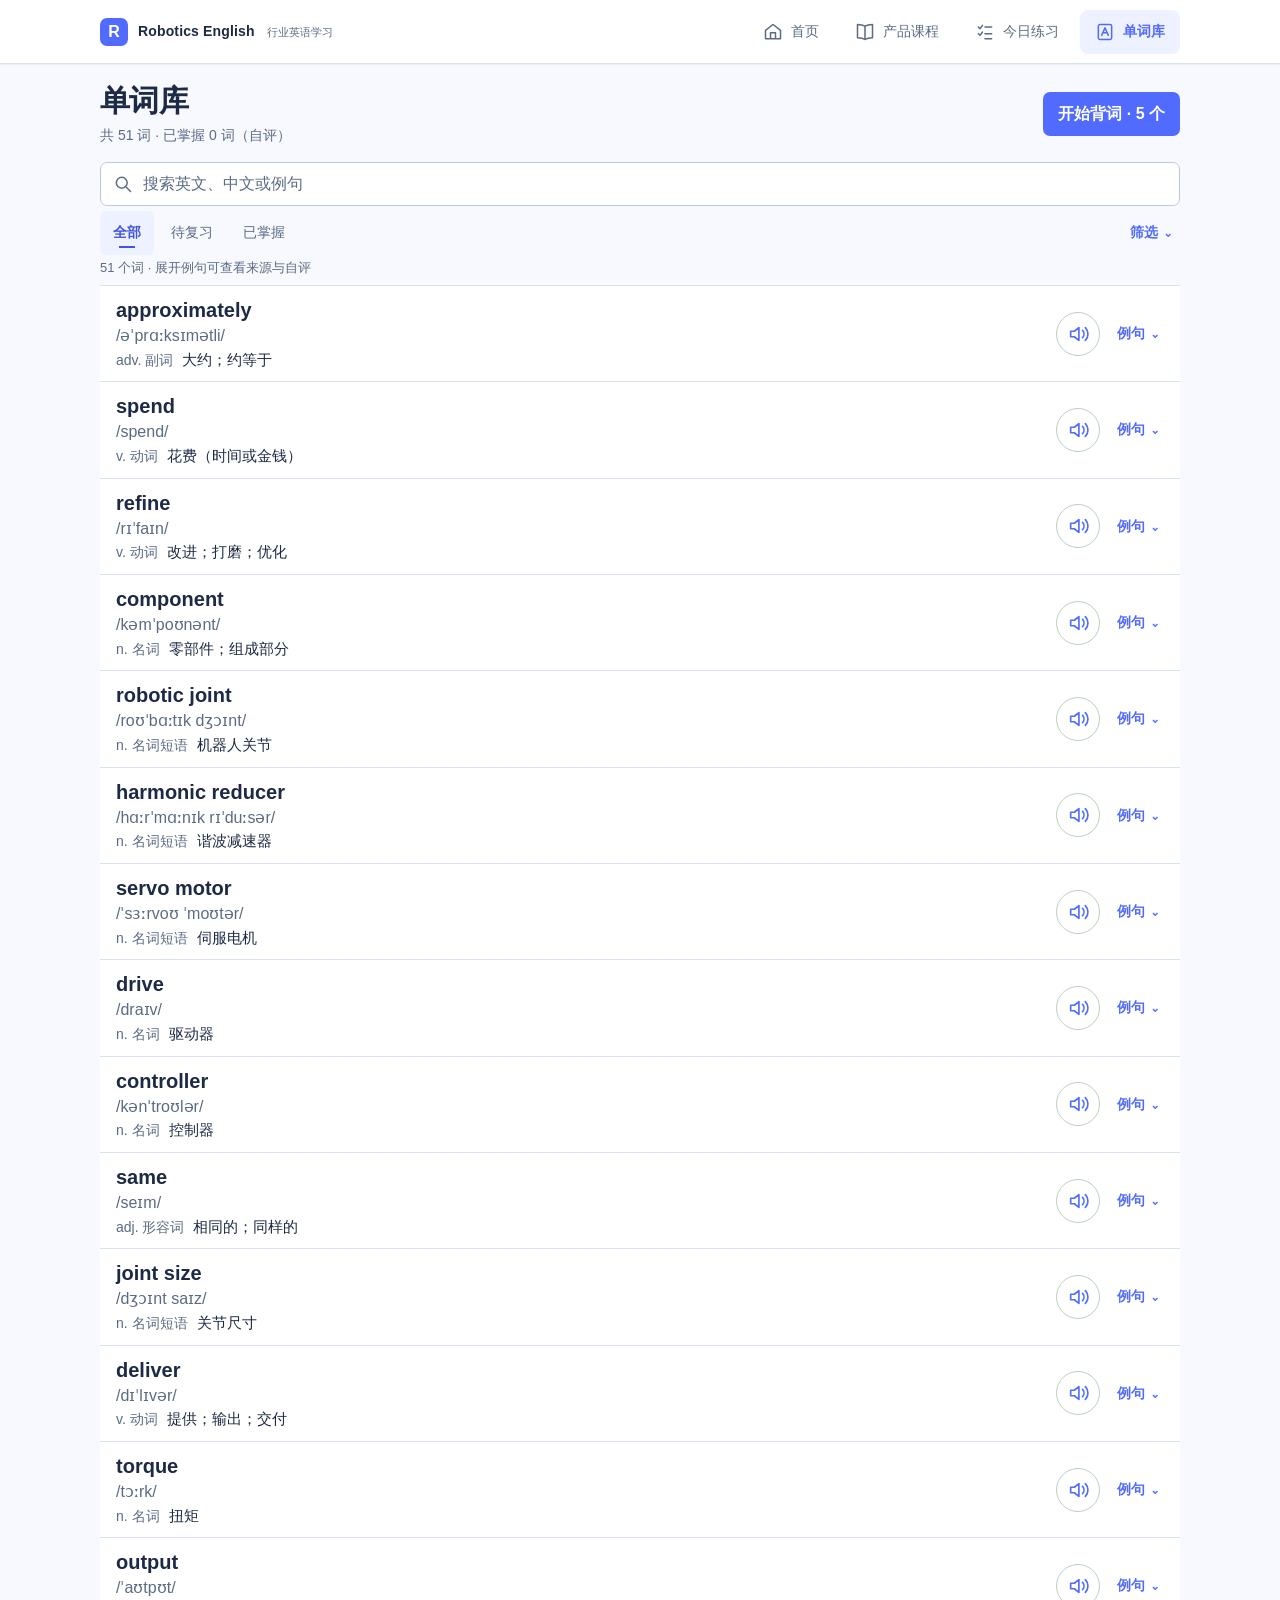
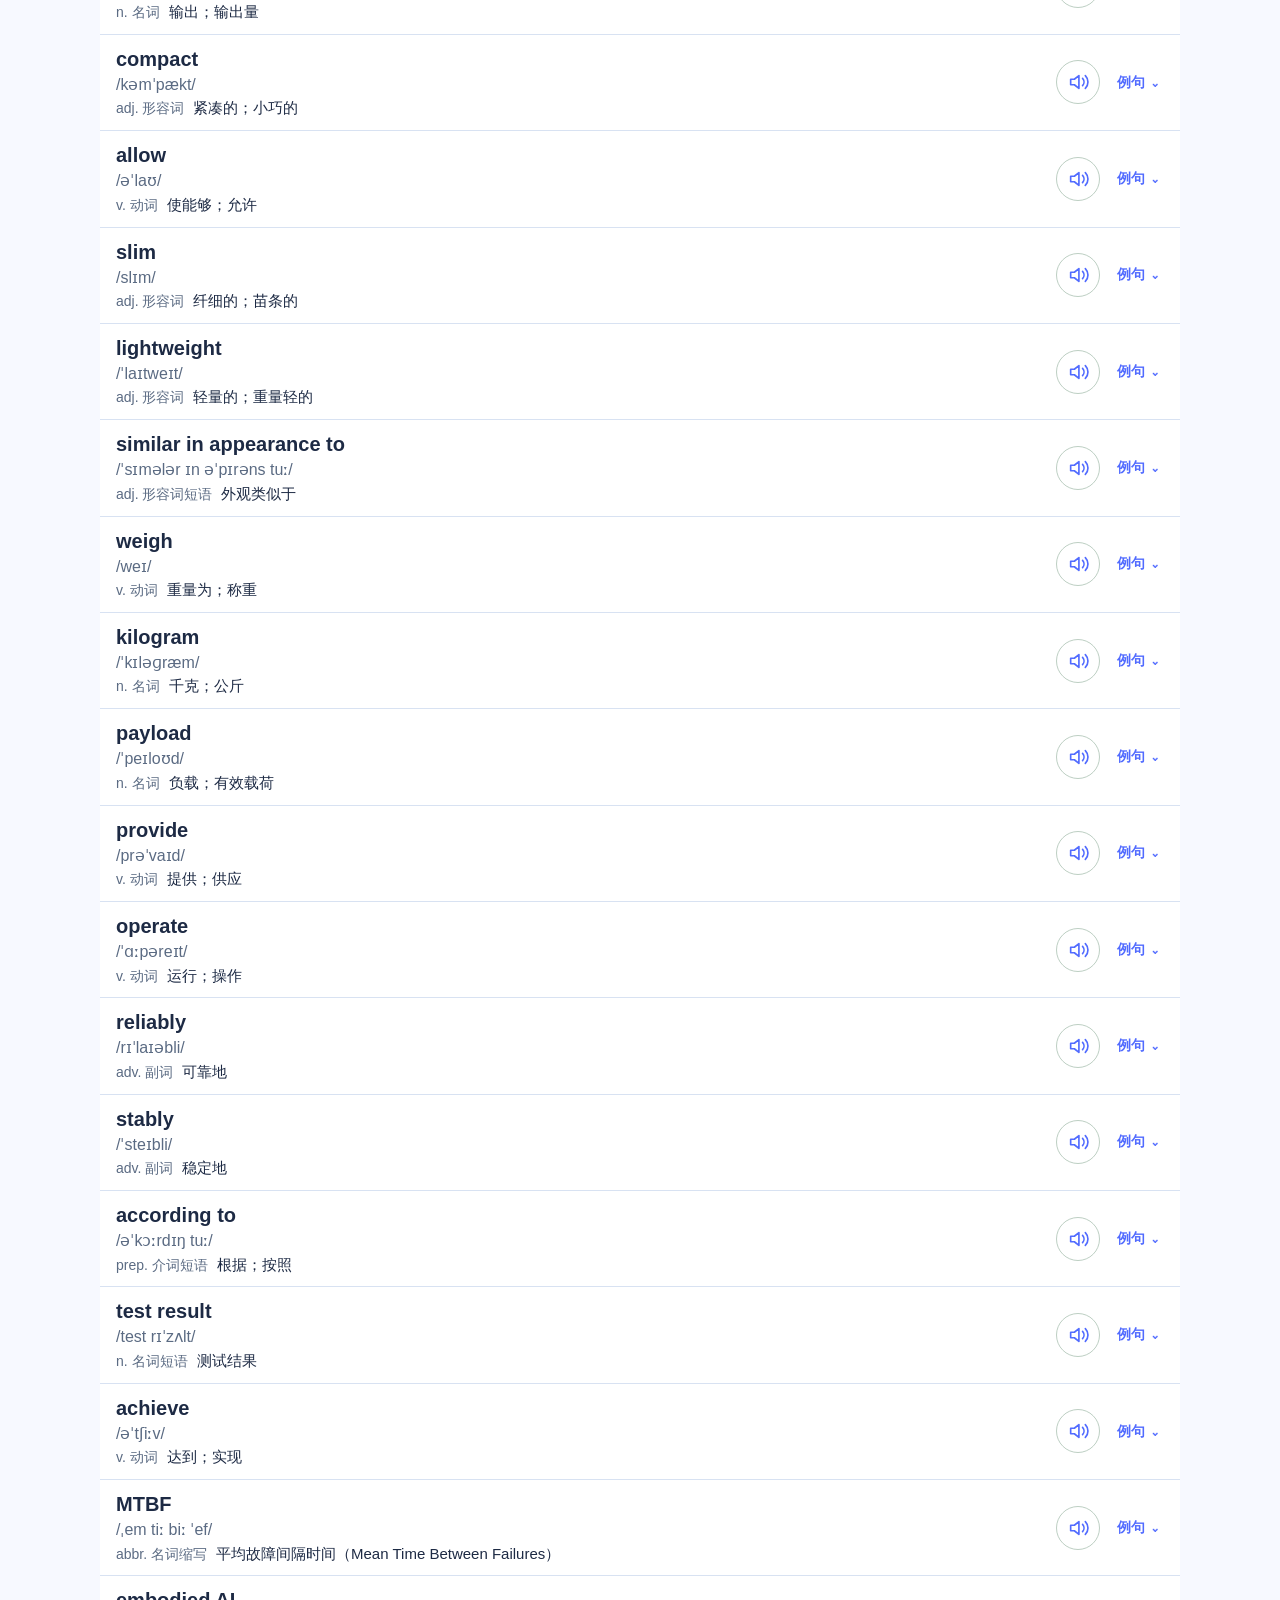
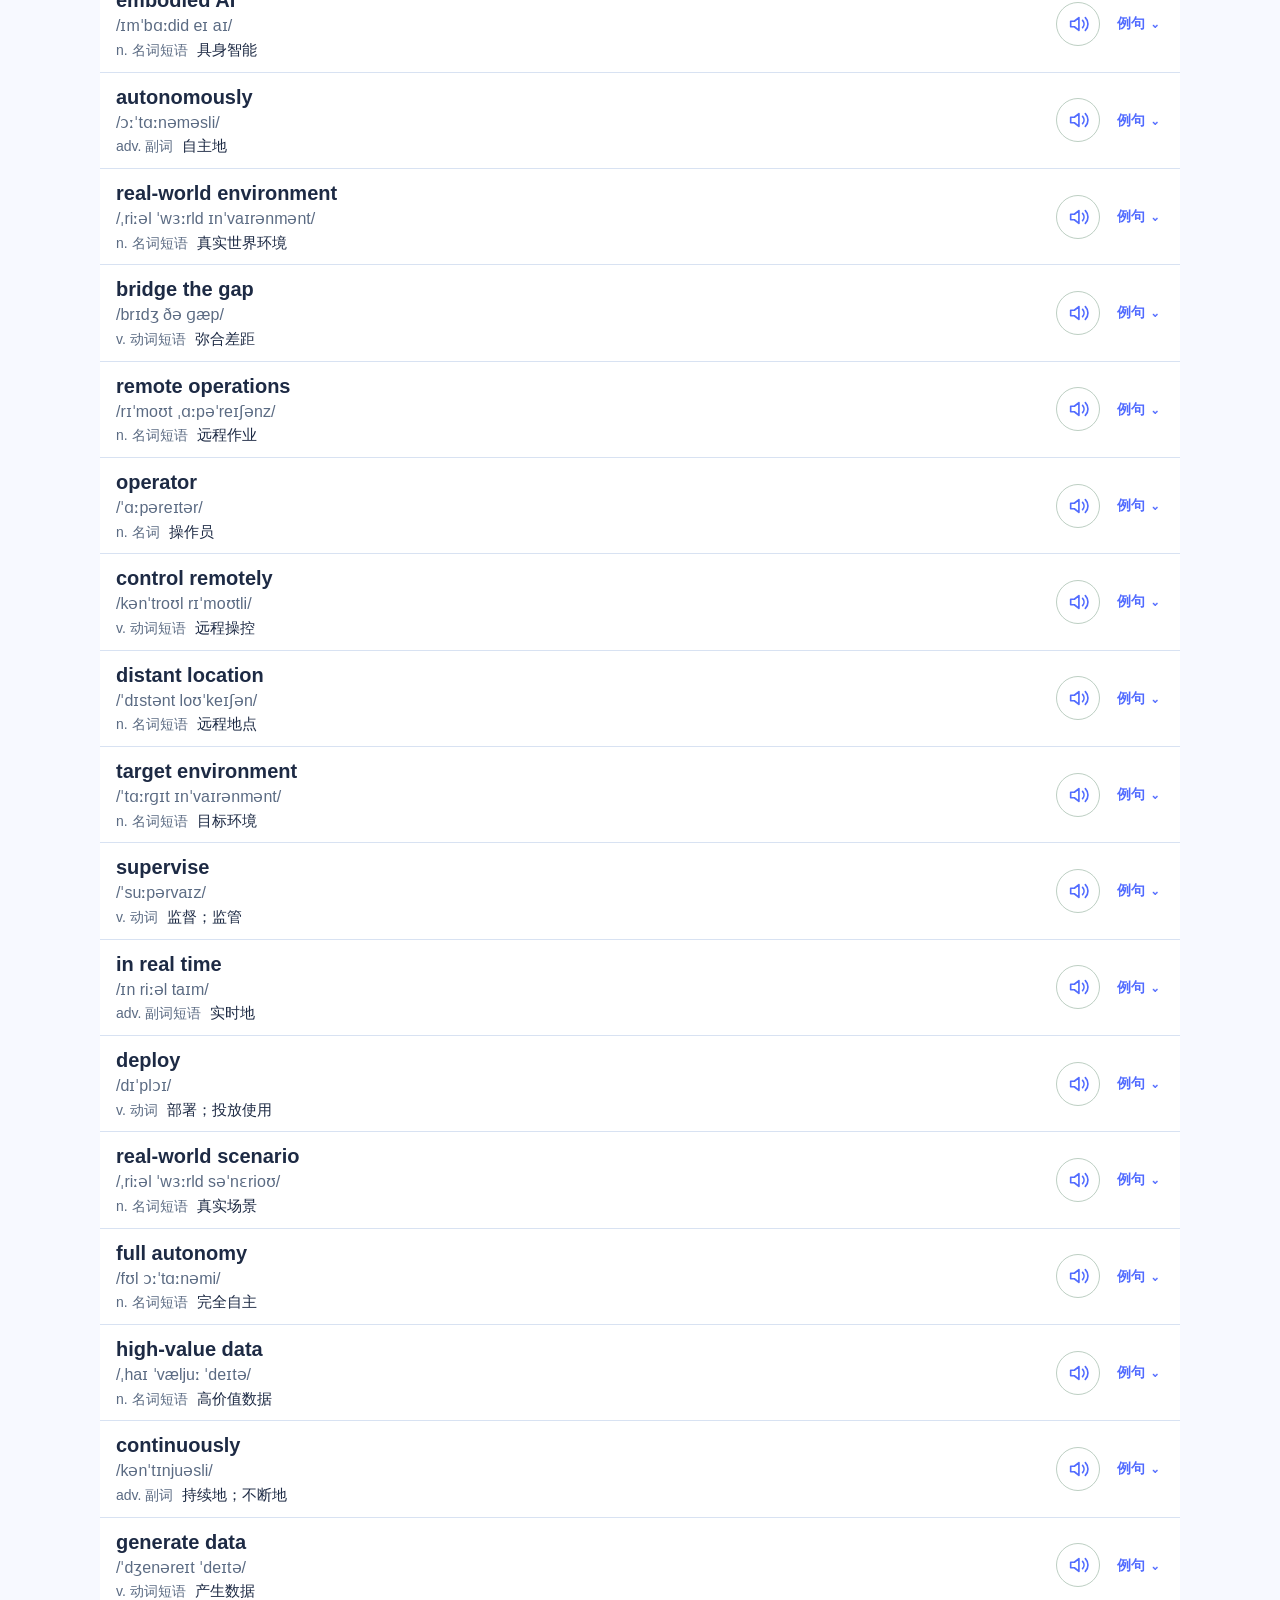
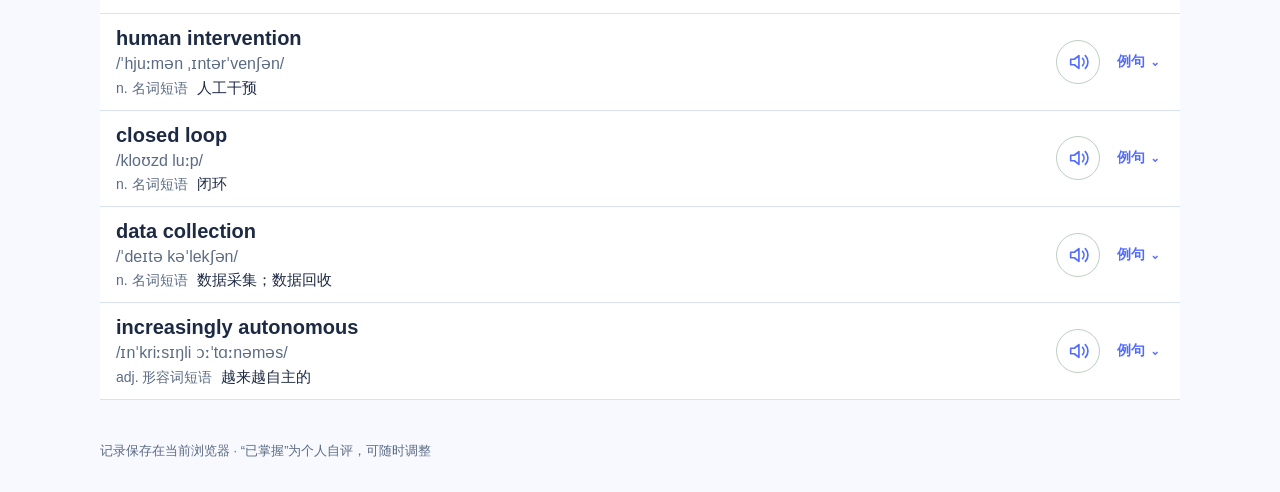
<file: vocabulary_library.html>
<!doctype html>
<html lang="zh-CN">
<head>
  <meta charset="utf-8">
  <meta name="viewport" content="width=device-width, initial-scale=1">
  <title>单词库 · Robotics English Lab</title>
  <link rel="stylesheet" href="learning-assets/workspace.css">
  <link rel="stylesheet" href="learning-assets/vocabulary-library.css">
</head>
<body class="lab-page vocab-page" data-page="vocabulary">
  <div data-site-header></div>
  <main id="main-content" class="lab-main vocab-main">
    <header class="vocab-heading">
      <div><h1>单词库</h1><p class="vocab-progress">共 <span id="summary-total">0</span> 词 · 已掌握 <span id="summary-mastered">0</span> 词（自评）</p></div>
      <button type="button" class="vocab-primary" id="start-flashcards">开始背词 · 5 个</button>
    </header>
    <p id="storage-note" class="vocab-notice" role="status" hidden></p>
    <section id="library-view" aria-label="查阅词库">
      <div class="vocab-tools">
        <label class="vocab-search" for="vocab-search"><svg viewBox="0 0 24 24" aria-hidden="true"><circle cx="10.5" cy="10.5" r="6.5"/><path d="m16 16 5 5"/></svg><span class="vocab-sr-only">搜索英文、中文、例句或来源</span><input id="vocab-search" type="search" placeholder="搜索英文、中文或例句" autocomplete="off"></label>
        <div class="vocab-filter-row">
          <div class="vocab-status-filters" role="group" aria-label="按自评状态筛选"><button type="button" data-status="all" aria-pressed="true">全部</button><button type="button" data-status="unmastered" aria-pressed="false">待复习</button><button type="button" data-status="mastered" aria-pressed="false">已掌握</button></div>
          <button type="button" id="toggle-filters" class="vocab-text-button" aria-expanded="false" aria-controls="extra-filters">筛选 <span aria-hidden="true">⌄</span></button>
        </div>
        <div id="extra-filters" class="vocab-extra-filters" hidden>
          <div class="vocab-pos-filters" role="group" aria-label="按词性筛选"><button type="button" data-filter="all" aria-pressed="true">所有词性</button><button type="button" data-filter="n." aria-pressed="false">名词</button><button type="button" data-filter="v." aria-pressed="false">动词</button><button type="button" data-filter="adj." aria-pressed="false">形容词</button><button type="button" data-filter="adv." aria-pressed="false">副词</button><button type="button" data-filter="prep." aria-pressed="false">介词</button></div>
          <label class="vocab-phrase-filter"><input type="checkbox" id="phrase-only">只看短语 / 缩写</label><p>词性与短语可组合筛选，例如“名词 + 短语”。</p>
        </div>
      </div>
      <p id="vocab-results" class="vocab-results" role="status"><span id="summary-visible">0</span> 个词 · 展开例句可查看来源与自评</p>
      <div id="vocab-list" class="vocab-list"></div>
      <div id="vocab-empty" class="vocab-empty" hidden><p>没有匹配的词汇。试试其他关键词或筛选条件。</p><button type="button" id="reset-filters" class="vocab-secondary">清除搜索和筛选</button></div>
    </section>
    <section id="flashcard-view" class="flashcard-view" aria-label="背词练习" hidden>
      <div class="flashcard-toolbar"><p id="flash-progress"></p><button type="button" id="exit-session" class="vocab-text-button">返回词库</button></div><div id="flashcard-content"></div>
    </section>
    <section id="vocab-player" class="vocab-player" aria-label="单词发音播放器" hidden>
      <div class="vocab-player-top"><p id="player-word" lang="en"></p><label class="vocab-loop"><input id="audio-loop" type="checkbox">循环</label><button type="button" id="restart-audio" class="vocab-text-button">从头播放</button><button type="button" id="close-player" class="vocab-text-button vocab-close-player" aria-label="暂停并收起播放器"><svg viewBox="0 0 24 24" aria-hidden="true"><path d="m6 6 12 12M6 18 18 6"/></svg></button></div>
      <audio id="vocab-audio" controls preload="none" aria-label="单词发音"></audio><p id="audio-note" class="vocab-audio-note" role="status" hidden></p>
    </section>
  </main>
  <footer class="site-footer">记录保存在当前浏览器 · “已掌握”为个人自评，可随时调整</footer>
  <div data-site-nav></div>
  <script src="learning-assets/vocabulary-data.js"></script>
  <script src="learning-assets/vocabulary-data-module-two.js"></script>
  <script src="learning-assets/vocabulary-library.js"></script>
  <script src="learning-assets/workspace.js"></script>
</body>
</html>
</file>
<file: learning-assets/workspace.css>
:root{color-scheme:light;--ink:#1d2a44;--muted:#5b6b83;--accent:#516bff;--line:#d8e2f2;--surface:#fff;--page:#f7f9ff;--soft:#eef1ff;--highlight:#fff0d6;--highlight-ink:#9a4d00;font-family:-apple-system,BlinkMacSystemFont,"Segoe UI","PingFang SC","Microsoft YaHei",sans-serif}
*{box-sizing:border-box}body.lab-page{margin:0;background:var(--page);color:var(--ink);font-size:16px;line-height:1.7}body.lab-page [hidden]{display:none!important}a{color:var(--accent);text-underline-offset:4px}button,input,select,textarea{font:inherit}button,a,input,select,summary{-webkit-tap-highlight-color:transparent}button,summary{cursor:pointer}button{color:var(--ink)}button:disabled{cursor:default;opacity:.55}:focus-visible{outline:3px solid #286f52;outline-offset:3px}h1,h2,h3,p{overflow-wrap:break-word}h1{font-size:30px;line-height:1.35;letter-spacing:-.025em;margin:0}h2{font-size:22px;line-height:1.45;margin:0 0 10px}h3{font-size:18px;line-height:1.5;margin:0 0 8px}p{margin:8px 0 16px}small{font-size:13px;color:var(--muted)}svg{width:20px;height:20px;fill:none;stroke:currentColor;stroke-width:1.8;stroke-linecap:round;stroke-linejoin:round;flex-shrink:0}
.site-header{height:64px;border-bottom:1px solid var(--line);background:var(--surface)}.site-header-inner{max-width:1128px;padding:0 24px;margin:auto;height:100%;display:flex;align-items:center;justify-content:space-between;gap:24px}.site-brand{display:flex;align-items:center;gap:10px;color:var(--ink);text-decoration:none;white-space:nowrap}.site-brand-mark{display:grid;place-items:center;width:28px;height:28px;background:var(--accent);border-radius:7px;color:#fff;font-weight:750}.site-brand-copy{font-size:14px;font-weight:700;letter-spacing:.01em}.site-brand-copy small{font-size:11px;font-weight:500;margin-left:8px;color:var(--muted)}.site-nav{display:flex;align-items:center;gap:6px}.site-nav a{display:flex;align-items:center;justify-content:center;gap:8px;min-height:44px;padding:9px 15px;border-radius:8px;color:var(--muted);text-decoration:none;font-size:14px}.site-nav a[aria-current=page]{background:var(--soft);color:var(--accent);font-weight:650}.site-nav a:hover{background:var(--soft)}.site-mobile-nav{display:none}.site-skip{position:absolute;left:16px;top:-100px;z-index:20}.site-skip:focus{top:8px;background:#fff;padding:10px}
.lab-main{width:min(1080px,calc(100% - 48px));margin:0 auto;padding:28px 0 48px}.page-heading{display:flex;align-items:center;justify-content:space-between;gap:18px;margin-bottom:24px}.page-heading p{margin:5px 0 0;color:var(--muted);font-size:15px}.eyebrow{display:block;font-size:12px;font-weight:650;color:var(--accent);letter-spacing:.07em;margin-bottom:5px}.button,.button-outline,.text-link{display:inline-flex;align-items:center;justify-content:center;gap:9px;min-height:44px;padding:10px 17px;border:1px solid transparent;border-radius:8px;text-decoration:none;font-size:15px;line-height:1.45;font-weight:600}.button{color:#fff;background:var(--accent)}.button:hover{background:#105539}.button-outline{color:var(--ink);background:#fff;border-color:#b5c5bb}.button-outline:hover{background:var(--soft)}.text-link{color:var(--accent);padding:8px 0;background:transparent;font-weight:500}.muted{color:var(--muted)}.site-footer{width:min(1080px,calc(100% - 48px));margin:0 auto;padding:0 0 30px;font-size:13px;color:var(--muted)}
.home-main{max-width:980px}.home-heading{margin-bottom:22px}.home-heading h1{font-size:30px}.today-task{display:grid;grid-template-columns:1fr auto;align-items:center;gap:24px;padding:24px 26px;background:#fff;border:1px solid #bcd1c3;border-radius:12px}.today-task h2{font-size:24px;margin:5px 0 8px}.today-task p{color:var(--muted);margin:0;max-width:620px}.task-kicker{display:flex;gap:10px;align-items:center;color:var(--accent);font-size:13px;font-weight:600}.task-kicker span{font-weight:400;color:var(--muted)}.home-shortcuts{display:grid;grid-template-columns:1fr 1fr;margin:16px 0 34px;gap:16px}.shortcut{display:flex;align-items:center;gap:16px;padding:20px;border:1px solid var(--line);border-radius:10px;background:#fff;text-decoration:none;color:var(--ink)}.shortcut>svg{width:24px;height:24px;color:var(--accent)}.shortcut div{flex:1}.shortcut strong{font-size:17px;display:block}.shortcut small{display:block;margin-top:3px}.shortcut:hover{border-color:#7caa90;background:#fcfefb}.section-title{display:flex;justify-content:space-between;align-items:center;margin:24px 0 12px;gap:12px}.section-title h2{font-size:20px;margin:0}.section-title span{color:var(--muted);font-size:13px}.course-row{display:flex;align-items:center;gap:18px;padding:20px 0;border-top:1px solid var(--line);border-bottom:1px solid var(--line);text-decoration:none;color:var(--ink)}.course-number{display:grid;place-items:center;background:var(--soft);color:var(--accent);width:46px;height:46px;border-radius:8px;font-size:16px;font-weight:650;flex-shrink:0}.course-row>div{flex:1}.course-row h3{margin:0;font-size:18px}.course-row p{margin:3px 0 0;font-size:14px;color:var(--muted)}.home-resources{margin-top:30px}.home-resources>summary{min-height:44px;font-size:15px;color:var(--muted);padding:10px 0}.home-resource-links{display:flex;flex-wrap:wrap;gap:12px 24px;margin:8px 0 16px;font-size:14px}.home-resource-links a{min-height:44px;display:flex;align-items:center}.home-resources p{color:var(--muted);font-size:14px}
@media(max-width:680px){.site-header{height:56px}.site-header-inner{padding:0 16px}.site-header .site-nav{display:none}.site-brand-copy{font-size:13px}.site-brand-copy small{font-size:11px}.site-mobile-nav{position:fixed;z-index:10;display:grid;grid-template-columns:repeat(4,minmax(0,1fr));bottom:0;left:0;right:0;border-top:1px solid var(--line);background:#fff;padding:5px 8px calc(5px + env(safe-area-inset-bottom))}.site-mobile-nav a{min-height:52px;display:flex;flex-direction:column;align-items:center;justify-content:center;gap:2px;text-decoration:none;color:var(--muted);font-size:12px;border-radius:8px}.site-mobile-nav a[aria-current=page]{color:var(--accent);background:var(--soft);font-weight:650}.site-mobile-nav svg{width:20px;height:20px}.lab-main{width:calc(100% - 32px);padding:20px 0 28px}.page-heading{margin-bottom:18px;gap:12px;flex-wrap:wrap}.page-heading h1{font-size:26px}.page-heading p{font-size:14px}.site-footer{width:calc(100% - 32px);padding-bottom:calc(92px + env(safe-area-inset-bottom))}.home-heading h1{font-size:26px}.today-task{display:block;padding:19px 20px}.today-task h2{font-size:22px;margin-top:6px}.today-task p{font-size:15px}.today-task .button{width:100%;margin-top:17px}.home-shortcuts{grid-template-columns:1fr;gap:10px;margin:12px 0 26px}.shortcut{padding:14px 16px}.shortcut strong{font-size:16px}.course-row{gap:12px;padding:16px 0}.course-row h3{font-size:17px}.course-row p{font-size:13px}.home-resource-links{display:block}.home-resources{margin-top:20px}}
html{scroll-padding-bottom:100px}.site-footer a{display:inline-flex;align-items:center;min-height:44px}.course-main .gc-coach{overflow:visible}.course-main .gc-coach>.gc-goal{border-radius:8px 8px 0 0}.storage-notice{padding:10px 14px;margin:0 0 16px;background:#fff4d6;color:#8a5400;border:1px solid #d6c69d;border-radius:8px;font-size:14px}
@media(prefers-reduced-motion:reduce){*,*::before,*::after{scroll-behavior:auto!important;transition:none!important}}
body.lab-page .site-header{box-shadow:0 1px 0 rgba(29,42,68,.05)}body.lab-page :focus-visible{outline-color:#516bff}.gc-coach,.gc-review{--gc-ink:#1d2a44;--gc-muted:#5b6b83;--gc-green:#516bff;--gc-line:#d8e2f2}

/* Home as a learning dashboard: one strong hero, one next task, two clear paths. */
.home-main{max-width:1120px;padding-top:34px}.home-hero{position:relative;display:grid;grid-template-columns:minmax(0,1.1fr) minmax(300px,.9fr);align-items:center;gap:28px;min-height:335px;padding:42px 48px;overflow:hidden;border-radius:24px;color:#fff;background:linear-gradient(125deg,#253d9f 0%,#516bff 52%,#9b6df2 100%);box-shadow:0 18px 42px rgba(69,86,190,.2)}.home-hero::before{position:absolute;inset:0;background:radial-gradient(circle at 85% 18%,rgba(255,255,255,.25),transparent 24%),linear-gradient(115deg,transparent 45%,rgba(255,255,255,.08) 45%,transparent 72%);content:""}.home-hero-copy{position:relative;z-index:1;max-width:600px}.home-eyebrow{display:block;color:#687cff;font-size:11px;font-weight:800;letter-spacing:.14em;line-height:1.4}.home-hero .home-eyebrow{color:#dfe4ff}.home-hero h1{margin:10px 0 13px;color:#fff;font-size:clamp(32px,4vw,52px);line-height:1.12;letter-spacing:-.045em}.home-hero p{max-width:520px;margin:0;color:#e5e9ff;font-size:16px}.home-hero-actions{display:flex;flex-wrap:wrap;gap:10px;margin-top:28px}.home-primary,.home-secondary{display:inline-flex;align-items:center;justify-content:center;gap:10px;min-height:46px;padding:11px 17px;border-radius:9px;text-decoration:none;font-size:14px;font-weight:700}.home-primary{color:#2e398d;background:#fff}.home-primary:hover{background:#eff1ff}.home-secondary{color:#fff;border:1px solid rgba(255,255,255,.4);background:rgba(255,255,255,.1)}.home-secondary:hover{background:rgba(255,255,255,.2)}.home-hero-visual{position:relative;z-index:1;width:280px;height:240px;justify-self:end}.home-orbit{position:absolute;inset:20px 0 0 20px;border:1px solid rgba(255,255,255,.32);border-radius:50%;transform:rotate(-25deg)}.home-orbit-two{inset:45px -10px 0 45px;transform:rotate(35deg);border-color:rgba(255,255,255,.22)}.home-orbit-core{position:absolute;top:72px;left:92px;display:flex;flex-direction:column;align-items:center;justify-content:center;width:98px;height:98px;border:1px solid rgba(255,255,255,.55);border-radius:50%;background:rgba(30,43,126,.45);box-shadow:0 0 0 13px rgba(255,255,255,.08),0 14px 35px rgba(25,37,130,.25);text-align:center}.home-orbit-core strong{font-size:29px;line-height:1;color:#fff}.home-orbit-core span{margin-top:6px;color:#dfe4ff;font-size:9px;letter-spacing:.12em;line-height:1.4}.home-orbit-chip{position:absolute;padding:6px 9px;border:1px solid rgba(255,255,255,.35);border-radius:999px;color:#fff;background:rgba(255,255,255,.12);font-size:9px;font-weight:750;letter-spacing:.1em}.chip-listen{top:28px;left:28px}.chip-read{top:15px;right:5px}.chip-speak{right:-7px;bottom:35px}.home-focus{margin-top:18px;padding:23px 26px;border:1px solid #c8d8f0;border-radius:15px;background:#fff;box-shadow:0 10px 28px rgba(48,66,130,.07)}.home-focus-top{display:flex;align-items:flex-start;justify-content:space-between;gap:12px}.home-focus h2{margin:5px 0 0;font-size:25px;color:#1d2a44}.home-time{padding:5px 9px;border-radius:999px;color:#5064c7;background:#eef1ff;font-size:11px;font-weight:800;letter-spacing:.1em}.home-progress{height:5px;margin:16px 0 17px;border-radius:99px;background:#e7ecf6;overflow:hidden}.home-progress span{display:block;width:22%;height:100%;border-radius:inherit;background:linear-gradient(90deg,#516bff,#8b5cf6)}.home-focus-body{display:flex;align-items:center;justify-content:space-between;gap:20px}.home-focus-body h3{margin:0 0 4px;font-size:18px}.home-focus-body p{margin:0;color:var(--muted);font-size:14px}.home-focus-link{display:inline-flex;align-items:center;gap:10px;min-height:44px;padding:9px 14px;border-radius:8px;color:#fff;background:#516bff;text-decoration:none;font-size:14px;font-weight:700;white-space:nowrap}.home-focus-link:hover{background:#3f56db}.home-grid{display:grid;grid-template-columns:1fr 1fr;gap:16px;margin-top:18px}.home-card{position:relative;display:flex;align-items:center;gap:15px;min-height:132px;padding:22px;border:1px solid #d8e2f2;border-radius:15px;color:#1d2a44;background:#fff;text-decoration:none;overflow:hidden}.home-card::before{position:absolute;top:0;bottom:0;left:0;width:5px;background:#516bff;content:""}.home-card-vocab::before{background:#ff8b72}.home-card:hover{border-color:#a9baf0;box-shadow:0 10px 24px rgba(48,66,130,.08);transform:translateY(-1px)}.home-card-icon{display:grid;place-items:center;width:44px;height:44px;border-radius:12px;color:#516bff;background:#eef1ff;flex-shrink:0}.home-card-vocab .home-card-icon{color:#e66340;background:#fff0ea}.home-card-label{display:block;margin-bottom:5px;color:#6d7fa0;font-size:10px;font-weight:800;letter-spacing:.12em}.home-card h3{margin:0;font-size:19px}.home-card small{display:block;margin-top:4px;color:var(--muted);font-size:13px}.home-card-arrow{margin-left:auto;color:#516bff;font-size:20px}.home-card-vocab .home-card-arrow{color:#e66340}.home-section-title{display:flex;align-items:end;justify-content:space-between;gap:15px;margin:38px 0 12px}.home-section-title h2{margin:4px 0 0;font-size:23px}.home-section-title>span{color:var(--muted);font-size:13px}.home-course-row{display:flex;align-items:center;gap:17px;padding:18px 4px;border-top:1px solid #d8e2f2;border-bottom:1px solid #d8e2f2;color:#1d2a44;text-decoration:none}.home-course-row:hover{background:#eef1ff}.home-course-number{display:grid;place-items:center;width:46px;height:46px;border-radius:12px;color:#516bff;background:#eef1ff;font-size:16px;font-weight:800;flex-shrink:0}.home-course-row h3{margin:0;font-size:18px}.home-course-row p{margin:3px 0 0;color:var(--muted);font-size:14px}.home-course-row .home-card-arrow{color:#516bff}.home-main .home-resources{margin-top:28px}.home-main .home-resources>summary{color:#5b6b83}.home-main .home-resource-links a{color:#516bff}
@media(max-width:760px){.home-main{padding-top:20px}.home-hero{grid-template-columns:1fr;min-height:0;padding:28px 23px;border-radius:18px}.home-hero h1{font-size:34px}.home-hero p{font-size:15px}.home-hero-actions{margin-top:22px}.home-primary,.home-secondary{flex:1}.home-hero-visual{width:230px;height:180px;justify-self:center;margin-top:3px;transform:scale(.85)}.home-orbit-core{top:50px;left:75px}.home-orbit-chip{font-size:8px}.home-focus{padding:19px 18px}.home-focus-body{display:block}.home-focus-link{margin-top:14px;width:100%;justify-content:center}.home-grid{grid-template-columns:1fr;gap:10px}.home-card{min-height:108px;padding:17px}.home-section-title{margin-top:30px}.home-course-row{gap:12px;padding:16px 3px}}
</file>
<file: learning-assets/grammar-coach.css>
/* Scoped styles keep the transcript, pronunciation notes and vocabulary intact. */
.daily-practice-link { display:inline-flex; align-items:center; min-height:44px; padding:7px 12px; border:1px solid #c9ddd5; border-radius:8px; color:#245e45; background:#f2f7f3; font-size:13px; letter-spacing:0; text-decoration:none; white-space:nowrap; }
.daily-practice-link:focus-visible { outline:3px solid #288564; outline-offset:3px; }
.gc-coach, .gc-review { --gc-ink:#16352e; --gc-muted:#526961; --gc-green:#176449; --gc-line:#d9e5df; color:var(--gc-ink); font-family:Inter,-apple-system,BlinkMacSystemFont,"Segoe UI","PingFang SC","Microsoft YaHei",sans-serif; font-size:16px; line-height:1.75; }
.gc-coach *, .gc-review * { box-sizing:border-box; }
.gc-coach { margin:26px 0; padding:0; border:1px solid var(--gc-line); border-radius:18px; overflow:hidden; background:#fff; }
.gc-coach p, .gc-review p { color:inherit; }
.gc-coach button, .gc-review button { font:inherit; cursor:pointer; min-height:44px; letter-spacing:0; }
.gc-coach button:focus-visible, .gc-coach summary:focus-visible, .gc-coach input:focus-visible, .gc-coach textarea:focus-visible, .gc-review a:focus-visible, .gc-review button:focus-visible { outline:3px solid #257e61; outline-offset:4px; }
.gc-coach button:disabled { opacity:.4; cursor:default; }
.gc-eyebrow { display:block; color:var(--gc-green); font-size:11px; font-weight:750; letter-spacing:.13em; }
.gc-coach>.gc-goal { display:flex; align-items:center; gap:20px; padding:23px 26px; background:#eef5ef; list-style:none; cursor:pointer; color:var(--gc-ink); }
.gc-coach>.gc-goal::before, .gc-coach>.gc-goal::after { display:none; }
.gc-coach[open]>.gc-goal { border-bottom:1px solid var(--gc-line); }
.gc-goal-copy { flex:1; min-width:0; }
.gc-goal-title { display:block; margin:6px 0 4px; font-size:23px; line-height:1.5; font-weight:700; color:var(--gc-ink); }
.gc-goal-caption { display:block; font-size:15px; font-weight:400; color:#456054; }
.gc-fold-label { display:flex; align-items:center; gap:9px; flex-shrink:0; font-size:13px; color:var(--gc-green); }
.gc-fold-label svg { width:22px; height:22px; fill:none; stroke:currentColor; stroke-width:1.8; stroke-linecap:round; stroke-linejoin:round; }
.gc-fold-close, .gc-coach[open]>.gc-goal .gc-fold-open { display:none; }
.gc-coach[open]>.gc-goal .gc-fold-close { display:inline; }
.gc-coach[open]>.gc-goal svg { transform:rotate(180deg); }
.gc-block { padding:22px 26px; }
.gc-coach h5 { font-size:17px; margin:0 0 10px; color:var(--gc-ink); }
.gc-block h5>span, .gc-step { color:#687f70; font-size:12px; margin-right:10px; font-weight:600; }
.gc-coach .gc-hint { font-size:14px; line-height:1.8; color:var(--gc-muted); margin:8px 0 16px; }
.gc-parts { display:flex; flex-wrap:wrap; gap:9px; }
.gc-part { flex:1 1 130px; max-width:100%; min-width:0; border-top:3px solid #83978b; padding:12px 14px; background:#f4f7f4; border-radius:3px 3px 10px 10px; }
.gc-part>span { display:block; font-size:11px; font-weight:650; color:#526259; margin-bottom:6px; }
.gc-part strong { display:block; font-size:18px; font-weight:550; line-height:1.5; overflow-wrap:anywhere; color:#213d30; }
.gc-part small { display:block; font-size:13px; margin-top:6px; color:#50695a; }
.gc-part [hidden] { display:none; }
.gc-subject { border-top-color:#4474a1; background:#f0f5fa; }
.gc-verb { border-top-color:#208567; background:#eaf5ef; }
.gc-object { border-top-color:#b98932; background:#fcf6e8; }
.gc-coach .gc-text-button { padding:4px 0; border:0; background:transparent; color:var(--gc-green); box-shadow:none; text-decoration:underline; text-underline-offset:4px; border-radius:4px; font-size:14px; }
.gc-rule { display:flex; align-items:flex-start; gap:16px; border-top:1px dashed var(--gc-line); padding-top:16px; margin-top:4px; }
.gc-rule>span { flex:0 0 100px; color:var(--gc-green); font-size:13px; font-weight:700; padding-top:2px; }
.gc-rule p { margin:0; font-size:16px; }
.gc-coach details { box-shadow:none; }
.gc-coach .gc-details { margin:0; border:0; border-top:1px solid var(--gc-line); border-radius:0; background:white; padding:0; }
.gc-coach .gc-details>summary { padding:18px 26px; color:var(--gc-ink); font-size:16px; font-weight:650; display:flex; flex-wrap:wrap; align-items:center; gap:0; list-style:none; cursor:pointer; min-height:64px; }
.gc-coach summary::-webkit-details-marker { display:none; }
.gc-coach .gc-details>summary::before { display:none; }
.gc-coach .gc-details>summary::after { content:'+'; margin-left:auto; padding-left:12px; font-size:22px; font-weight:400; color:var(--gc-green); }
.gc-coach .gc-details[open]>summary::after { content:'−'; }
.gc-coach .gc-details>summary small { margin-left:18px; color:var(--gc-muted); font-size:12px; font-weight:400; }
.gc-details[open]>summary { background:#f6f9f6; }
.gc-detail-body { padding:8px 26px 26px; }
.gc-builder { background:#f2f6f3; padding:20px; border-radius:12px; margin:16px 0 22px; }
.gc-builder-top { display:flex; justify-content:space-between; align-items:center; gap:10px; font-size:13px; color:var(--gc-muted); }
.gc-coach .gc-build-sentence { font-size:22px; line-height:1.65; letter-spacing:-.02em; color:#163b2b; margin:18px 0 10px; }
.gc-coach .gc-build-note { margin:8px 0; font-size:15px; }
.gc-build-controls { display:flex; justify-content:space-between; gap:10px; margin-top:18px; }
.gc-build-controls button { color:var(--gc-green); background:white; border:1px solid #b8cfc0; padding:8px 13px; border-radius:8px; font-size:14px; box-shadow:none; }
.gc-build-controls button:last-child { background:var(--gc-green); color:white; }
.gc-coach .gc-explanations>div { border-bottom:1px solid #e8eeea; padding:16px 0; }
.gc-coach .gc-explanations p { margin:4px 0; color:#44584d; font-size:15px; }
.gc-coach .gc-translation, .gc-coach .gc-glossary, .gc-coach .gc-model { background:transparent; border:1px solid var(--gc-line); border-radius:9px; margin:12px 0; padding:0; }
.gc-coach .gc-translation>summary, .gc-coach .gc-glossary>summary, .gc-coach .gc-model>summary { display:list-item; list-style:disclosure-closed inside; font-size:14px; color:var(--gc-green); padding:11px 14px; cursor:pointer; font-weight:550; }
.gc-coach .gc-translation[open]>summary, .gc-coach .gc-glossary[open]>summary, .gc-coach .gc-model[open]>summary { list-style-type:disclosure-open; }
.gc-coach .gc-translation>summary::before, .gc-coach .gc-glossary>summary::before, .gc-coach .gc-model>summary::before { display:none; }
.gc-coach .gc-translation>p, .gc-coach .gc-model>p, .gc-coach .gc-glossary dl { margin:4px 14px 16px; }
.gc-glossary dt { font-size:14px; font-weight:700; margin-top:12px; }
.gc-glossary dd { font-size:14px; margin:4px 0; color:var(--gc-muted); }
.gc-quiz { min-width:0; padding:18px 0 22px; border:0; border-bottom:1px solid var(--gc-line); margin:12px 0; }
.gc-quiz legend { font-weight:600; font-size:17px; max-width:100%; overflow-wrap:anywhere; }
.gc-quiz legend>span { color:var(--gc-muted); font-size:12px; display:block; margin-bottom:6px; }
.gc-options { display:flex; flex-wrap:wrap; gap:9px; }
.gc-options button { display:flex; align-items:center; gap:10px; text-align:left; padding:11px 15px; background:#fff; border:1px solid #b7cabc; color:#223e2e; border-radius:10px; box-shadow:none; flex:1 1 160px; }
.gc-options button>span:first-child { color:#577562; font-size:12px; border:1px solid #d5e1d9; border-radius:5px; padding:0 5px; }
.gc-options button:hover { background:#f2f6f3; }
.gc-options button.is-correct { background:#e6f5eb; border-color:#24754b; }
.gc-options button.is-wrong { background:#fff2e8; border-color:#b06b2b; }
.gc-coach .gc-feedback { font-size:15px; min-height:28px; color:var(--gc-muted); margin:13px 0 2px; }
.gc-coach .gc-correct { color:#205e3c; }
.gc-coach .gc-wrong { color:#8a4b1c; }
.gc-transfer { padding-top:22px; }
.gc-transfer h5 { margin-top:6px; font-size:20px; }
.gc-transfer label { font-size:14px; }
.gc-transfer textarea { display:block; width:100%; border:1px solid #b7cabc; border-radius:10px; padding:14px; margin:10px 0; font:inherit; color:#213c2c; background:#fff; resize:vertical; }
.gc-coach .gc-model-answer { font-size:20px; line-height:1.7; color:#193f2a; }
.gc-coach .gc-check { display:flex; align-items:flex-start; gap:9px; padding:7px 14px; min-height:44px; }
.gc-coach input { width:18px; height:18px; accent-color:var(--gc-green); flex-shrink:0; }
.gc-self { border:0; padding:12px 0 0; margin:16px 0 0; min-width:0; }
.gc-self legend { font-size:14px; }
.gc-self label { display:inline-flex; align-items:center; gap:6px; margin-right:16px; min-height:44px; }
.gc-dialogue-question { border-left:3px solid #388267; padding:8px 0 8px 18px; margin-top:16px; }
.gc-dialogue-question>p { font-size:21px; line-height:1.65; margin:8px 0; }
.gc-coach .gc-listen { display:inline-flex; align-items:center; gap:8px; padding:9px 14px; color:#fff; background:var(--gc-green); border:0; border-radius:9px; box-shadow:none; font-size:14px; }
.gc-model .gc-listen { margin:0 14px 12px; }
.gc-model .gc-translation { margin:0 14px 14px; }
.gc-listen svg { width:19px; height:19px; fill:none; stroke:currentColor; stroke-width:1.7; stroke-linecap:round; stroke-linejoin:round; }
.gc-dialogue-audio { width:100%; height:44px; display:block; }
.gc-speed { display:flex; align-items:center; gap:10px; margin:12px 0; color:var(--gc-muted); font-size:14px; }
.gc-speed select { font:inherit; color:var(--gc-ink); background:white; border:1px solid #b7cabc; border-radius:8px; min-height:44px; padding:8px; max-width:100%; }
.gc-speed select:focus-visible { outline:3px solid #257e61; outline-offset:3px; }
.gc-coach .gc-audio-status { font-size:14px; color:var(--gc-green); }
.gc-review.intro { background:#fcfdfb; border:1px solid #ceded2; border-radius:20px; padding:32px; margin-top:30px; }
.gc-review-heading { display:flex; align-items:center; justify-content:space-between; gap:24px; }
.gc-review-heading>div { max-width:660px; }
.gc-review h2 { color:#173c2b; font-size:28px; margin:8px 0; border:0; }
.gc-review-heading p { color:var(--gc-muted); margin:8px 0 0; font-size:15px; }
.gc-review .gc-primary { white-space:nowrap; color:#fff; background:#205d42; border:0; border-radius:10px; padding:12px 19px; font-size:15px; box-shadow:none; }
.gc-review-summary { padding:20px 0 16px; color:var(--gc-muted); font-size:13px; }
.gc-topics { display:grid; grid-template-columns:repeat(2,minmax(0,1fr)); gap:12px; }
.gc-topic { display:flex; gap:15px; padding:19px; color:var(--gc-ink); background:#fff; border:1px solid var(--gc-line); border-radius:12px; text-decoration:none; }
.gc-topic>div { flex:1; min-width:0; }
.gc-topic:hover { border-color:#57896a; background:#f5f9f4; }
.gc-topic-number { font-size:13px; color:#668774; padding-top:3px; }
.gc-review .gc-topic h3 { color:#23452f; margin:0; font-size:17px; }
.gc-review .gc-topic p { color:#4e6758; margin:4px 0 10px; font-size:16px; }
.gc-topic small { font-size:12px; color:#587060; }
.gc-meter { height:4px; background:#e8eee9; border-radius:9px; overflow:hidden; margin:8px 0; }
.gc-meter>span { display:block; height:100%; background:#458667; }
.gc-review .gc-storage { color:var(--gc-muted); font-size:12px; margin:20px 0 0; }
.sentence[id], #grammar-review { scroll-margin-top:90px; }
@media(max-width:680px) {
  .gc-coach { margin:20px 0; border-radius:12px; }
  .gc-coach>.gc-goal,.gc-block { padding:18px 15px; }
  .gc-coach>.gc-goal { flex-wrap:wrap; gap:10px; }
  .gc-goal-title { font-size:21px; }
  .gc-goal-copy { flex-basis:100%; }
  .gc-coach .gc-details>summary { padding:15px; position:relative; }
  .gc-coach .gc-details>summary small { flex-basis:100%; margin:5px 22px 0 27px; }
  .gc-coach .gc-details>summary::after { position:absolute; right:15px; top:12px; }
  .gc-detail-body { padding:5px 15px 20px; }
  .gc-rule { display:block; }
  .gc-rule>span { display:block; margin-bottom:5px; }
  .gc-builder { padding:15px; }
  .gc-coach .gc-build-sentence { font-size:20px; }
  .gc-options { flex-direction:column; }
  .gc-options button { flex:auto; width:100%; overflow-wrap:anywhere; }
  .gc-build-controls button { padding:8px 10px; font-size:13px; }
  .gc-review.intro { padding:22px 17px; }
  .gc-review h2 { font-size:24px; }
  .gc-review-heading { display:block; }
  .gc-review .gc-primary { margin-top:18px; width:100%; }
  .gc-topics { grid-template-columns:minmax(0,1fr); }
  .gc-topic { padding:15px 12px; gap:10px; }
}
@media(prefers-reduced-motion:reduce) { .gc-coach *, .gc-review * { scroll-behavior:auto; transition:none; } }
</file>
<file: learning-assets/audio-controls.css>
/* Compact playback controls; native audio remains available if JavaScript does not run. */
audio[data-listening-ready]{display:none!important}.listening-tools{display:flex;flex-wrap:wrap;align-items:center;gap:8px;margin:8px 0 12px;font:14px/1.6 -apple-system,BlinkMacSystemFont,"Segoe UI","PingFang SC",sans-serif;min-width:0}.listening-tools button{display:inline-flex;align-items:center;justify-content:center;gap:6px;min-height:44px;padding:9px 12px;border:1px solid #b5c5bb;border-radius:8px;background:#fff;color:#19352b;font:inherit;cursor:pointer;box-shadow:none}.listening-tools .listening-toggle{background:#176b4b;color:#fff;border-color:#176b4b;flex-shrink:0;min-width:90px}.listening-tools .listening-toggle[aria-pressed=true]{background:#114e37}.listening-tools button:disabled{opacity:.55;cursor:default}.listening-tools svg,.word-audio svg{width:18px;height:18px;fill:none;stroke:currentColor;stroke-width:1.8;stroke-linecap:round;stroke-linejoin:round}.listening-seek{width:70px;min-width:40px;min-height:44px;flex:1;accent-color:#176b4b;margin:0}.listening-time{font-variant-numeric:tabular-nums;font-size:12px;color:#52635b;white-space:nowrap}.listening-tools .listening-settings{position:relative;padding:0;margin:0;border:0;border-radius:6px;background:transparent;overflow:visible}.listening-tools .listening-settings>summary{font-size:13px;font-weight:500;min-height:44px;min-width:44px;padding:10px 4px;display:flex;align-items:center;justify-content:center;list-style:none;color:#52635b}.listening-tools .listening-settings>summary::before{display:none}.listening-tools .listening-settings>summary::after{content:'⌄';padding-left:4px}.listening-settings-body{position:absolute;right:0;top:100%;z-index:4;display:flex;flex-wrap:wrap;gap:8px;width:260px;max-width:calc(100vw - 64px);padding:12px!important;border:1px solid #b5c5bb;border-radius:8px;background:#fff;box-shadow:0 8px 20px #19352b1a}.listening-tools .listening-loop,.listening-speed{display:flex;align-items:center;justify-content:center;gap:8px;min-height:44px;color:#19352b;font-size:14px;padding:7px 10px}.listening-loop input{width:18px;height:18px;accent-color:#176b4b}.listening-speed select{min-height:44px;border:1px solid #b5c5bb;border-radius:6px;background:white;color:#19352b;padding:7px}.listening-note,.listening-tools #follow-status{flex-basis:100%;color:#52635b;font-size:13px;line-height:1.6}.listening-note:empty{display:none}.listening-tools #follow-status{margin:0}.listening-tools button:focus-visible,.listening-tools input:focus-visible{outline:3px solid #176b4b;outline-offset:3px}.listening-word-panel{margin-top:12px;padding:12px;border:1px solid #dce4de;border-radius:8px;background:#f6f8f6}.listening-word-panel[hidden]{display:none}.listening-word-panel .listening-word-title{margin:0;font-size:15px;color:#19352b}.listening-word-panel .listening-word-hint{margin:4px 0 8px;font-size:13px;color:#52635b}.listening-word-panel .listening-tools{margin-bottom:0}.word-audio{min-width:44px;min-height:44px}.word-audio[aria-pressed=true]{background:#176b4b;color:#fff;border-color:#176b4b}.gc-speed{display:none}.listening-settings summary::-webkit-details-marker{display:none}
@media(max-width:380px){.listening-tools{gap:5px}.listening-tools .listening-toggle{min-width:76px;padding:9px 8px}.listening-time{font-size:11px}}

/* Playback redesign: frequent controls stay in the flow instead of opening over lesson text. */
.listening-tools{display:block;padding:10px 0 4px;margin:8px 0 14px;border-top:1px solid #dce4de;border-bottom:1px solid #dce4de}
.listening-main{display:flex;align-items:center;gap:12px;min-width:0}
.listening-main .listening-toggle{min-width:112px;height:44px;padding:8px 14px;font-weight:650}
.listening-timeline{display:flex;align-items:center;gap:12px;flex:1;min-width:0}
.listening-seek{height:8px;min-height:8px;flex:1;appearance:none;border-radius:99px;background:linear-gradient(to right,#176b4b var(--played,0%),#dce4de var(--played,0%));outline:0}
.listening-seek::-webkit-slider-thumb{appearance:none;width:18px;height:18px;border:2px solid #fff;border-radius:50%;background:#176b4b;box-shadow:0 0 0 1px #176b4b;cursor:pointer}
.listening-seek::-moz-range-thumb{width:16px;height:16px;border:2px solid #fff;border-radius:50%;background:#176b4b;box-shadow:0 0 0 1px #176b4b;cursor:pointer}
.listening-meta{display:flex;align-items:center;gap:9px;flex-shrink:0;min-width:94px;color:#52635b;font-size:12px;white-space:nowrap}
.listening-state{color:#19352b;font-size:13px;font-weight:600;white-space:nowrap}
.listening-time{font-size:12px;color:#52635b}
.listening-options{display:flex;align-items:center;flex-wrap:wrap;gap:8px;margin-top:8px;padding-left:124px}
.listening-options button{min-height:40px;height:40px;padding:7px 12px;font-size:13px}
.listening-options .listening-restart{color:#176b4b;border-color:#b5c5bb;background:#fff}
.listening-options .listening-loop{min-height:40px;height:40px;padding:5px 10px;border:1px solid #dce4de;border-radius:7px;font-size:13px;background:#fff}
.listening-loop-face{display:inline-flex;align-items:center;gap:5px;color:#52635b}
.listening-loop-face svg{width:17px;height:17px}
.listening-loop.is-active{border-color:#8eb9a0;background:#edf6ef}.listening-loop.is-active .listening-loop-face{color:#176b4b;font-weight:650}
.listening-speed{display:inline-flex;align-items:center;gap:7px;min-height:40px;height:40px;padding:5px 10px;border:1px solid #dce4de;border-radius:7px;background:#fff;color:#52635b;font-size:13px}
.listening-speed select{min-height:32px;height:32px;padding:3px 7px;border:1px solid #b5c5bb;border-radius:5px;background:#fff;color:#19352b}
.listening-note{margin-top:5px;font-size:12px}.listening-sr-only{position:absolute!important;width:1px!important;height:1px!important;padding:0!important;margin:-1px!important;overflow:hidden!important;clip:rect(0,0,0,0)!important;white-space:nowrap!important;border:0!important}
.listening-settings{display:none!important}.listening-tools #follow-status{display:none!important}
@media(max-width:680px){.listening-main{gap:9px}.listening-main .listening-toggle{min-width:94px;padding:8px 9px;font-size:14px}.listening-timeline{display:block}.listening-meta{justify-content:space-between;min-width:0;margin-bottom:7px}.listening-seek{display:block;width:100%}.listening-options{padding-left:0;gap:6px}.listening-options button,.listening-options .listening-loop,.listening-options .listening-speed{min-height:40px;height:40px}.listening-options .listening-loop{flex:0 0 auto}.listening-speed{margin-left:auto}.listening-state{font-size:12px}}

/* Brighter shared palette overrides. */
.listening-main .listening-toggle{background:var(--accent,#0b7a5a);border-color:var(--accent,#0b7a5a)}
.listening-main .listening-toggle[aria-pressed=true]{background:#075c43}
.listening-seek{background:linear-gradient(to right,var(--accent,#0b7a5a) var(--played,0%),var(--line,#c9dad2) var(--played,0%))}
.listening-seek::-webkit-slider-thumb{background:var(--accent,#0b7a5a);box-shadow:0 0 0 1px var(--accent,#0b7a5a)}
.listening-seek::-moz-range-thumb{background:var(--accent,#0b7a5a);box-shadow:0 0 0 1px var(--accent,#0b7a5a)}
.listening-loop input{accent-color:var(--accent,#0b7a5a)}.listening-loop.is-active{border-color:#75b99e;background:var(--soft,#e4f4ec)}.listening-loop.is-active .listening-loop-face{color:var(--accent,#0b7a5a)}.word-audio[aria-pressed=true]{background:var(--accent,#0b7a5a);border-color:var(--accent,#0b7a5a)}

/* Youthful icon-first controls. Labels remain in the accessibility tree and tooltips. */
.listening-tools{border:1px solid #d8e2f2;border-radius:10px;padding:8px 10px 7px;background:#f8faff;box-shadow:0 3px 10px rgba(50,72,130,.05)}
.listening-main .listening-toggle{width:40px;min-width:40px;height:40px;padding:0;border:0;border-radius:10px;background:linear-gradient(135deg,#516bff,#8b5cf6);box-shadow:0 5px 11px rgba(81,107,255,.18)}
.listening-main .listening-toggle[aria-pressed=true]{background:linear-gradient(135deg,#3f56db,#7047d8)}
.listening-main .listening-toggle svg{width:23px;height:23px}
.listening-options{padding-left:52px;gap:6px;margin-top:5px}
.listening-options button,.listening-options .listening-loop,.listening-options .listening-speed{width:36px;min-width:36px;height:36px;min-height:36px;padding:0;border:1px solid #cbd7f0;border-radius:8px;background:#fff;color:#516bff}
.listening-options button:hover,.listening-options .listening-loop:hover,.listening-options .listening-speed:hover{background:#eef1ff;border-color:#9eaff0}
.listening-options .listening-restart svg,.listening-loop-face svg,.listening-speed-icon svg{width:17px;height:17px}
.listening-options .listening-loop.is-active{background:#fff0ea;border-color:#ff9b7d;color:#e66340}
.listening-options .listening-loop{position:relative}.listening-options .listening-loop input{position:absolute;inset:0;width:100%;height:100%;opacity:0;cursor:pointer}.listening-options .listening-loop-face{justify-content:center}.listening-options .listening-loop-face>span{display:none}.listening-options .listening-speed{position:relative;display:flex;justify-content:center;gap:3px}.listening-options .listening-speed-icon{display:flex}.listening-options .listening-speed-value{font-size:10px;font-weight:700;color:#516bff}.listening-options .listening-speed select{position:absolute;inset:0;width:100%;height:100%;opacity:0;cursor:pointer}
.listening-options .listening-speed select:focus-visible{outline:3px solid #516bff;outline-offset:3px}.listening-main .listening-state{display:none}
.listening-seek{background:linear-gradient(to right,#516bff var(--played,0%),#dbe3f2 var(--played,0%))}.listening-seek::-webkit-slider-thumb{background:#516bff;box-shadow:0 0 0 1px #516bff}.listening-seek::-moz-range-thumb{background:#516bff;box-shadow:0 0 0 1px #516bff}.listening-time{color:#5b6b83}
@media(max-width:680px){.listening-tools{padding:8px 9px}.listening-main .listening-toggle{width:40px;min-width:40px;height:40px}.listening-options{padding-left:0;gap:6px}.listening-options button,.listening-options .listening-loop,.listening-options .listening-speed{width:36px;min-width:36px;height:36px;min-height:36px}.listening-options .listening-speed{margin-left:0}}

/* Commercial reading dock for the full lesson audio. */
.listening-tools[data-full-dock="true"]{position:fixed;z-index:18;left:50%;bottom:18px;width:min(760px,calc(100vw - 40px));transform:translateX(-50%);padding:12px 16px 13px;border:1px solid #2d416e;border-radius:16px;background:#111a33;color:#e7edff;box-shadow:0 14px 40px rgba(20,30,68,.3)}
.listening-tools[data-full-dock="true"] .listening-dock-title{display:block;margin-bottom:7px;color:#aebdff;font-size:11px;font-weight:750;letter-spacing:.12em;text-transform:uppercase}
.listening-tools[data-full-dock="true"] .listening-main{gap:12px}.listening-tools[data-full-dock="true"] .listening-main .listening-toggle{width:42px;min-width:42px;height:42px;border-radius:11px;box-shadow:0 6px 15px rgba(81,107,255,.28)}
.listening-tools[data-full-dock="true"] .listening-seek{background:linear-gradient(to right,#7890ff var(--played,0%),#2f3e68 var(--played,0%))}.listening-tools[data-full-dock="true"] .listening-seek::-webkit-slider-thumb{background:#7890ff;box-shadow:0 0 0 1px #7890ff}.listening-tools[data-full-dock="true"] .listening-seek::-moz-range-thumb{background:#7890ff;box-shadow:0 0 0 1px #7890ff}.listening-tools[data-full-dock="true"] .listening-time{color:#c5d0ed}
.listening-tools[data-full-dock="true"] .listening-options{padding-left:54px;margin-top:9px}.listening-tools[data-full-dock="true"] .listening-options button,.listening-tools[data-full-dock="true"] .listening-options .listening-loop,.listening-tools[data-full-dock="true"] .listening-options .listening-speed{border-color:#354a7d;background:#1b294c;color:#dbe4ff;border-radius:9px}.listening-tools[data-full-dock="true"] .listening-options button:hover,.listening-tools[data-full-dock="true"] .listening-options .listening-loop:hover,.listening-tools[data-full-dock="true"] .listening-options .listening-speed:hover{background:#263866;border-color:#7890ff}.listening-tools[data-full-dock="true"] .listening-options .listening-loop.is-active{border-color:#ff9b7d;background:#532c3e;color:#ffb29c}.listening-tools[data-full-dock="true"] .listening-options .listening-speed-value{color:#dbe4ff}
.course-main:has(.listening-tools[data-full-dock="true"]){padding-bottom:150px}
@media(max-width:680px){.listening-tools[data-full-dock="true"]{left:12px;right:12px;bottom:calc(70px + env(safe-area-inset-bottom,0px));width:auto;transform:none;padding:10px 12px 11px;border-radius:14px}.listening-tools[data-full-dock="true"] .listening-dock-title{margin-bottom:5px}.listening-tools[data-full-dock="true"] .listening-main .listening-toggle{width:40px;min-width:40px;height:40px}.listening-tools[data-full-dock="true"] .listening-options{padding-left:0;margin-top:7px}.course-main:has(.listening-tools[data-full-dock="true"]){padding-bottom:190px}}

/* Inline commercial player: stays with the content instead of being fixed to the viewport. */
.listening-tools[data-full-dock="true"]{position:relative;left:auto;right:auto;bottom:auto;width:auto;transform:none;margin:14px 0 18px;padding:12px 14px 11px;border:1px solid #d8e2f2;border-radius:14px;background:#f8faff;color:#1d2a44;box-shadow:0 5px 18px rgba(50,72,130,.07)}
.listening-tools[data-full-dock="true"] .listening-dock-title{margin-bottom:7px;color:#516bff;font-size:11px;letter-spacing:.12em}.listening-tools[data-full-dock="true"] .listening-main .listening-toggle{width:42px;min-width:42px;height:42px}.listening-tools[data-full-dock="true"] .listening-seek{background:linear-gradient(to right,#516bff var(--played,0%),#dbe3f2 var(--played,0%))}.listening-tools[data-full-dock="true"] .listening-seek::-webkit-slider-thumb{background:#516bff;box-shadow:0 0 0 1px #516bff}.listening-tools[data-full-dock="true"] .listening-seek::-moz-range-thumb{background:#516bff;box-shadow:0 0 0 1px #516bff}.listening-tools[data-full-dock="true"] .listening-time{color:#5b6b83}.listening-tools[data-full-dock="true"] .listening-options{padding-left:54px;margin-top:8px}.listening-tools[data-full-dock="true"] .listening-options button,.listening-tools[data-full-dock="true"] .listening-options .listening-loop,.listening-tools[data-full-dock="true"] .listening-options .listening-speed{border-color:#cbd7f0;background:#fff;color:#516bff;border-radius:9px}.listening-tools[data-full-dock="true"] .listening-options .listening-loop.is-active{border-color:#ff9b7d;background:#fff0ea;color:#e66340}.course-main:has(.listening-tools[data-full-dock="true"]){padding-bottom:0}
@media(max-width:680px){.listening-tools[data-full-dock="true"]{left:auto;right:auto;bottom:auto;width:auto;transform:none;margin:12px 0 16px;padding:10px 11px;border-radius:12px}.listening-tools[data-full-dock="true"] .listening-options{padding-left:0;margin-top:6px}}
</file>
<file: learning-assets/daily-practice.css>
/* Daily practice shares the common shell and puts the task before its history. */
.daily-main{max-width:820px}.daily-main .page-heading{margin-bottom:20px}.daily-main .gc-review.intro{padding:0;margin:0;border:0;background:transparent;border-radius:0}.daily-main .gc-review-heading{padding:24px;border:1px solid #bcd1c3;background:#fff;border-radius:12px;gap:18px}.daily-main .gc-review-heading h2{font-size:22px;margin:0 0 7px}.daily-main .gc-review-heading p{margin:0;color:var(--muted);font-size:15px}.daily-main .gc-primary{background:var(--accent);border-radius:8px;min-height:44px;padding:11px 16px}.daily-main .gc-review-summary{padding:14px 2px;font-size:13px;color:var(--muted)}.daily-topic-picker{border-top:1px solid var(--line);margin-top:12px}.daily-topic-picker>summary{min-height:48px;padding:12px 0;font-size:15px;color:var(--ink);cursor:pointer}.daily-main .gc-topics{display:block}.daily-main .gc-topic{align-items:center;gap:14px;padding:12px 4px;background:transparent;border:0;border-top:1px solid var(--line);border-radius:0;min-height:88px}.daily-main .gc-topic:hover{background:var(--soft)}.daily-main .gc-topic h3{font-size:17px}.daily-main .gc-topic p{margin:2px 0 0;color:var(--muted);font-size:15px}.daily-main .gc-topic small{font-size:13px;text-align:right;flex-shrink:0}.daily-main .gc-storage:empty{display:none}.daily-session-heading{display:flex;align-items:center;justify-content:space-between;gap:12px;margin:0 0 12px}.daily-session-heading h2{font-size:23px;margin:0}.daily-back{display:inline-flex;align-items:center;min-height:44px;font-size:14px;white-space:nowrap}.daily-source{display:flex;align-items:center;justify-content:space-between;flex-wrap:wrap;gap:6px 12px;font-size:13px;color:var(--muted)}.daily-source a{min-height:44px;display:inline-flex;align-items:center}.daily-session .gc-coach{margin:8px 0 0;border-radius:10px}.daily-session .gc-coach>.gc-goal{padding:12px 16px;gap:12px}.daily-session .gc-goal-title{font-size:17px;margin:0}.daily-session .gc-goal-caption,.daily-session .gc-goal .gc-eyebrow{display:none}.daily-session .gc-block,.daily-session .gc-detail-body{padding:16px}.daily-session .gc-coach .gc-details>summary{padding:12px 16px;min-height:48px}.daily-session .gc-details>summary small{display:none}.daily-session .daily-understand{margin:0;border:0;border-top:1px solid var(--line)}.daily-understand>summary{padding:12px 16px;min-height:48px;font-size:16px;cursor:pointer}.daily-session .gc-quiz{padding:4px 0 16px}.daily-session .gc-transfer{padding-top:12px}.daily-session-footer{display:flex;flex-wrap:wrap;align-items:center;justify-content:space-between;gap:12px;margin-top:20px;border-top:1px solid var(--line);padding-top:16px}.daily-session-footer p{margin:0;color:var(--muted);font-size:14px}.daily-main .gc-part>span{font-size:13px}.daily-main .gc-options button{min-height:48px}.daily-main .gc-coach{overflow:visible}.daily-main .gc-goal{border-radius:10px 10px 0 0}
@media(max-width:680px){.daily-main .page-heading h1{font-size:26px}.daily-main .page-heading p{font-size:14px}.daily-main .gc-review-heading{padding:18px;display:block}.daily-main .gc-review-heading h2{font-size:20px}.daily-main .gc-review-heading p{font-size:14px}.daily-main .gc-primary{margin-top:16px;width:100%}.daily-main .gc-review-summary{font-size:13px}.daily-session-heading h2{font-size:20px}.daily-session .gc-coach>.gc-goal{flex-wrap:nowrap;padding:12px}.daily-session .gc-goal-copy{flex-basis:auto}.daily-session .gc-fold-label{font-size:0}.daily-session .gc-fold-label svg{width:20px}.daily-session .gc-block,.daily-session .gc-detail-body{padding:14px 12px}.daily-session .gc-coach .gc-details>summary{padding:12px}.daily-session .gc-part{flex-basis:100%}.daily-session-footer .button{width:100%}.daily-source{display:block}.daily-source a{font-size:13px}.daily-session .gc-options{gap:8px}}
.daily-page{color:#1d2a44;background:#f7f9ff}.daily-page .daily-topic-picker,.daily-page .daily-session-footer{border-color:#d8e2f2}.daily-page .gc-review-heading,.daily-page .gc-coach,.daily-page .gc-topic{border-color:#d8e2f2}.daily-page .gc-review-heading,.daily-page .gc-coach{background:#fff}.daily-page .gc-primary{background:#516bff}.daily-page .gc-topic:hover{background:#eef1ff}.daily-page .gc-meter>span{background:#516bff}
</file>
<file: learning-assets/course-workspace.css>
.course-main{max-width:820px}.course-main .page-heading{margin-bottom:18px}.course-modes{display:flex;gap:4px;border-bottom:1px solid var(--line);margin-bottom:16px}.course-modes button{border:0;background:transparent;min-height:46px;color:var(--muted);padding:10px 18px;font-size:15px;border-bottom:2px solid transparent}.course-modes button[aria-pressed=true]{color:var(--accent);font-weight:650;border-bottom-color:var(--accent)}.course-unit-nav{display:flex;justify-content:space-between;gap:10px;align-items:center;margin-bottom:14px}.course-unit-nav label{display:flex;gap:8px;align-items:center;font-size:13px;color:var(--muted);min-width:0}.course-unit-nav select{max-width:100%;min-width:0;width:240px;min-height:44px;border:1px solid #b5c5bb;background:#fff;color:var(--ink);padding:7px 30px 7px 10px;border-radius:8px;font-size:14px}.course-unit-nav>div{display:flex;gap:8px}.course-unit-nav button{min-width:44px;min-height:44px;border:1px solid var(--line);background:#fff;border-radius:8px}.business-nav{display:flex;flex-wrap:wrap;gap:6px 18px;margin:0 0 14px}.business-nav a{min-height:44px;display:inline-flex;align-items:center;font-size:14px}.course-main .intro,.course-main>.sentence{margin:0 0 18px;padding:24px 28px;border:1px solid var(--line);border-radius:12px;background:var(--surface);min-width:0}.course-main>.sentence h3{font-size:17px;color:var(--muted);margin:0 0 14px;font-weight:500}.course-main>.sentence>.english{font-size:22px;line-height:1.7;color:var(--ink);margin:18px 0}.course-main .english{font-size:19px;line-height:1.8;color:var(--ink);overflow-wrap:break-word}.course-main .translation{color:var(--muted)}.course-main .label{font-weight:650}.course-main code{color:var(--ink);background:var(--soft);padding:1px 5px;border-radius:3px;font-size:.95em}.course-main .audio{display:block;width:100%;min-width:0;height:44px}.course-main details{border:1px solid var(--line);border-radius:8px;margin:10px 0;background:#fff;min-width:0}.course-main summary{padding:10px 14px;min-height:44px;color:var(--accent);font-size:15px;font-weight:500}.course-main details>p{padding:0 14px;margin:8px 0 14px}.course-main .translation-full p{line-height:1.85}.course-main .pronunciation{font-size:16px;line-height:1.85;color:var(--muted);overflow-wrap:break-word}.course-main table{border-collapse:collapse;width:100%;font-size:15px;line-height:1.65}.course-main th,.course-main td{padding:12px 10px;text-align:left;vertical-align:top;border-bottom:1px solid var(--line);overflow-wrap:anywhere}.course-main th{font-size:13px;color:var(--muted);font-weight:600;background:var(--soft)}.course-main table .ipa{font-family:Arial,sans-serif;font-size:15px;color:var(--muted);white-space:normal}.course-main .pos{display:block;font-size:13px;color:var(--muted);margin-top:3px}.course-vocab-body{overflow-x:auto;padding:0 14px 14px}.word-audio{border:1px solid var(--line);background:#fff;border-radius:8px;color:var(--accent)}.course-main .tip{font-size:14px;border-left:3px solid #a7c4b0;background:var(--soft);padding:12px 15px;color:var(--muted)}.full-sync-playing{color:var(--highlight-ink)!important;background:var(--highlight);border-radius:4px;box-shadow:inset 3px 0 var(--highlight-ink);padding-left:8px}.sentence.playing>.english{color:var(--highlight-ink);background:var(--highlight);border-radius:6px;padding:8px 12px}.course-main .course-preferences{margin-top:20px;background:transparent;border:0;border-top:1px solid var(--line);border-radius:0}.course-preferences>summary{padding-left:0;color:var(--muted);font-size:14px}.learning-tools{display:flex;flex-wrap:wrap;gap:10px;padding:8px 0}.learning-tools button{padding:7px 12px;min-height:44px;background:#fff;border:1px solid #b5c5bb;border-radius:8px;font-size:14px}.learning-tools span{flex-basis:100%;color:var(--muted);font-size:13px}.course-tail{display:flex;justify-content:space-between;flex-wrap:wrap;gap:8px;font-size:14px}.course-tail a{display:inline-flex;align-items:center;min-height:44px}.course-main .module-header{display:none}.course-main .gc-coach{margin:12px 0}.course-main .gc-coach>.gc-goal{padding:14px 16px;gap:12px}.course-main .gc-goal-title{font-size:18px;margin:0}.course-main .gc-goal-caption{font-size:14px;margin-top:3px}.course-main .gc-goal .gc-eyebrow{display:none}.course-main .gc-coach>.gc-goal .gc-fold-label{font-size:13px}.course-main .gc-coach .gc-details>summary{min-height:52px;padding:12px 16px}.course-main .gc-block,.course-main .gc-detail-body{padding:16px}.course-main .gc-coach details{margin:0;border:0;border-top:1px solid var(--line);border-radius:0}.course-main .gc-coach .gc-translation,.course-main .gc-coach .gc-model,.course-main .gc-coach .gc-glossary{margin:10px 0;border:1px solid var(--line);border-radius:8px}.course-main .gc-part{padding:10px 12px;flex-basis:145px}.course-main .gc-part>span{font-size:13px}.course-main .gc-details[open]>summary{background:var(--soft)}
@media(max-width:680px){.course-main .page-heading h1{font-size:24px}.course-main .page-heading p{font-size:13px}.course-modes{gap:0;margin-bottom:12px}.course-modes button{flex:1;min-width:0;padding:10px 7px;font-size:14px}.course-unit-nav label{font-size:0;flex:1}.course-unit-nav select{width:100%;font-size:14px}.course-unit-nav>div{gap:5px}.course-main .intro,.course-main>.sentence{padding:16px;border-radius:10px;margin-bottom:14px}.course-main>.sentence>.english{font-size:20px;line-height:1.7}.course-main>.sentence h3{font-size:15px;margin-bottom:10px}.course-main .english{font-size:18px}.course-main .gc-coach>.gc-goal{padding:12px;flex-wrap:nowrap}.course-main .gc-goal-copy{flex-basis:auto}.course-main .gc-goal-title{font-size:17px}.course-main .gc-goal-caption{font-size:13px}.course-main .gc-fold-label{font-size:0!important}.course-main .gc-fold-label svg{width:20px}.course-main .gc-block,.course-main .gc-detail-body{padding:14px 12px}.course-main .gc-coach .gc-details>summary{padding:12px}.course-main .gc-part{flex-basis:100%}.course-main .gc-part strong{font-size:18px}.course-main .gc-details>summary small{display:none}.course-vocab-body{padding:0 8px 12px}.course-main td,.course-main th{padding:9px 7px}.course-main #customer-qa table,.course-main #meeting-phrases table{display:block;overflow-x:auto}.course-main #customer-qa th,.course-main #customer-qa td{min-width:170px}.course-main #meeting-phrases td{min-width:130px}.course-tail{display:block}.course-tail a{display:flex}}
</file>
<file: learning-assets/course-readability.css>
/* Full sentence mode: show all eight sentences as a readable mobile-first stack. */
.course-main .course-modes{position:sticky;top:0;z-index:5;background:var(--page);padding-top:4px}
.course-main .course-modes button{flex:1}
.course-main .sentence[hidden]{display:none!important}
.course-main .sentence:not([hidden]){scroll-margin-top:64px}
.course-main[data-sentence-mode="all"]>.sentence{display:block}
@media(max-width:680px){
  .course-main .course-modes{top:56px;padding:4px 0 0}
  .course-main .course-modes button{min-width:0;padding:10px 6px;font-size:14px}
  .course-main>.sentence{padding:15px 13px;margin-bottom:12px}
  .course-main>.sentence h3{font-size:16px;margin-bottom:10px}
  .course-main>.sentence>.english{font-size:19px;line-height:1.7;margin:14px 0}
  .course-main .course-vocabulary>summary,.course-main .gc-coach>.gc-goal{font-size:15px}
}
.course-main .gc-coach,.course-main .gc-review{--gc-ink:#1d2a44;--gc-muted:#5b6b83;--gc-green:#516bff;--gc-line:#d8e2f2}.course-main .gc-coach>.gc-goal,.course-main .gc-coach .gc-details[open]>summary{background:#eef1ff}.course-main .gc-part,.course-main .gc-subject,.course-main .gc-verb,.course-main .gc-object{border-top-color:#8ba0ff;background:#f4f6ff}.course-main .full-sync-playing{color:#9a4d00!important;background:#fff0d6}.course-main .sentence.playing>.english{color:#9a4d00;background:#fff0d6}
.course-main>.sentence{margin-bottom:12px}.course-main>.sentence p{margin-top:7px;margin-bottom:8px}.course-main>.sentence>.english{margin-top:12px;margin-bottom:12px}.course-main>.sentence details{margin-top:7px;margin-bottom:7px}.course-main .gc-coach{margin-top:7px;margin-bottom:7px}.course-main #overview>.english{margin-top:7px;margin-bottom:7px}.course-main #overview>h3{margin-top:18px;margin-bottom:8px}
.module-jump{display:inline-flex;align-items:center;min-height:40px;margin:0 0 14px;padding:7px 12px;border:1px solid #bdcaf4;border-radius:8px;color:#516bff;background:#eef1ff;text-decoration:none;font-size:13px;font-weight:650}.module-jump:hover{background:#e1e7ff}
.module-two{margin:28px 0 18px;border:1px solid #d8e2f2;border-radius:14px;background:#fff;overflow:hidden}.module-two-header{padding:24px 26px;background:#eef1ff;border-bottom:1px solid #d8e2f2}.module-two-header h2{margin:6px 0 8px;color:#1d2a44;font-size:25px}.module-two-header p{max-width:760px;margin:0;color:#5b6b83;font-size:15px}.module-two-label{display:block;color:#516bff;font-size:11px;font-weight:800;letter-spacing:.13em}.module-two-overview{padding:20px 26px}.module-two-overview>h3{margin:0 0 10px;font-size:18px;color:#1d2a44}.module-two-script{display:grid;grid-template-columns:repeat(2,minmax(0,1fr));gap:8px 22px;margin-top:16px}.module-two-script .english{margin:0;color:#1d2a44;font-size:16px;line-height:1.7}
/* The translation uses a body wrapper; give it the same inset as its heading. */
.module-two-translation{margin-top:16px!important;--translation-inset:20px}
.course-main .module-two-translation>summary{padding:12px var(--translation-inset)}
.course-main .module-two-translation>div{padding:4px var(--translation-inset) 18px}
.module-two-translation p{margin:0 0 8px;color:var(--muted);font-size:15px;line-height:1.75}
.module-two-translation p:last-child{margin-bottom:0}
@media(max-width:680px){.module-two-translation{--translation-inset:14px}.course-main .module-two-translation>div{padding-bottom:14px}}
.module-two-sentence-heading{border-top:1px solid #d8e2f2;border-bottom:0}.module-two-sentences{padding:0 20px 20px}.module-two-sentence{padding:17px 6px;border-bottom:1px solid #d8e2f2}.module-two-sentence:last-child{border-bottom:0}.module-two-sentence h3{margin:0 0 9px;color:#1d2a44;font-size:17px}.module-two-sentence>.english{margin:10px 0;color:#1d2a44;font-size:19px;line-height:1.72}.module-two-sentence details{margin:8px 0}.module-two-sentence details>div{padding:0 14px 10px}.module-two-sentence details p{margin:7px 0;font-size:14px;color:#5b6b83}.module-two-sentence details .pronunciation{color:#516bff}.module-two-sentence table{width:100%;border-collapse:collapse;margin-top:9px;font-size:13px}.module-two-sentence th,.module-two-sentence td{padding:7px;border-bottom:1px solid #d8e2f2;text-align:left;vertical-align:top}.module-two-sentence th{background:#f4f6ff;color:#5b6b83;font-size:12px}.module-two-sentence .audio{display:block;width:100%;height:44px}
.module-two-audio-hint{margin:0 0 8px;color:#5b6b83;font-size:12px}.module-two-vocabulary-body{overflow-x:auto}.module-two-vocabulary table{margin-top:0}.module-two-vocabulary .word-audio{min-width:44px;min-height:44px;padding:8px;border:1px solid #cbd7f0;border-radius:8px;color:#516bff;background:#fff}.module-two-vocabulary .word-audio:hover{background:#eef1ff}.module-two-vocabulary .pos{display:block;margin-top:3px;color:#5b6b83;font-size:12px}
@media(max-width:680px){.module-jump{width:100%;justify-content:center}.module-two{margin-top:20px;border-radius:10px}.module-two-header{padding:18px 15px}.module-two-header h2{font-size:22px}.module-two-overview{padding:16px 15px}.module-two-script{grid-template-columns:1fr;gap:5px}.module-two-script .english{font-size:15px}.module-two-sentence-heading{padding:18px 15px}.module-two-sentences{padding:0 12px 12px}.module-two-sentence{padding:14px 2px}.module-two-sentence>.english{font-size:18px}.module-two-sentence table{font-size:12px}.module-two-sentence th,.module-two-sentence td{padding:6px}}
</file>
<file: learning-assets/vocabulary-library.css>
/* Compact lookup and deliberate recall share the same vocabulary and player. */
.vocab-page { color:var(--ink, #19352b); background:var(--page, #f6f8f6); }
.vocab-page [hidden] { display:none !important; }
.vocab-page button { cursor:pointer; }
.vocab-page button:disabled { cursor:default; opacity:.55; }
.vocab-page button:focus-visible, .vocab-page input:focus-visible, .vocab-page [tabindex="-1"]:focus-visible { outline:3px solid #176b4b; outline-offset:3px; }
.vocab-main { padding-top:18px; padding-bottom:40px; }
.vocab-heading { display:flex; align-items:center; justify-content:space-between; gap:12px; margin-bottom:16px; }
.vocab-heading h1 { margin:0; line-height:1.25; }
.vocab-progress { margin:5px 0 0; color:var(--muted, #52635b); font-size:14px; line-height:1.5; }
.vocab-primary, .vocab-secondary, .vocab-text-button { display:inline-flex; align-items:center; justify-content:center; gap:6px; min-height:44px; border:1px solid transparent; border-radius:7px; padding:8px 14px; line-height:1.4; font-weight:600; }
.vocab-primary { color:#fff; background:var(--accent, #176b4b); }
.vocab-primary:hover { background:#105438; }
.vocab-secondary { color:var(--accent, #176b4b); border-color:#b8c9bd; background:#fff; }
.vocab-text-button { color:var(--accent, #176b4b); background:transparent; }
.vocab-text-button:hover { background:#eef4ef; }
.vocab-tools { margin:0; }
.vocab-search { display:flex; align-items:center; gap:10px; height:44px; padding:0 12px; border:1px solid #b8c9bd; border-radius:7px; background:#fff; }
.vocab-search svg { flex:0 0 20px; height:20px; fill:none; stroke:var(--muted, #52635b); stroke-width:1.8; }
.vocab-search input { width:100%; min-width:0; height:100%; padding:0; color:var(--ink, #19352b); border:0; border-radius:4px; background:transparent; font-size:16px; }
.vocab-search input::placeholder { color:var(--muted, #52635b); opacity:1; }
.vocab-search:focus-within { outline:2px solid var(--accent, #176b4b); outline-offset:2px; }
.vocab-search input:focus-visible { outline:0; }
.vocab-filter-row { display:flex; align-items:center; justify-content:space-between; gap:8px; margin-top:5px; }
.vocab-status-filters, .vocab-pos-filters { display:flex; flex-wrap:wrap; gap:4px; }
.vocab-status-filters button, .vocab-pos-filters button { min-height:44px; padding:8px 13px; border:0; border-radius:6px; color:var(--muted, #52635b); background:transparent; font-size:14px; }
.vocab-status-filters button[aria-pressed="true"], .vocab-pos-filters button[aria-pressed="true"] { color:#115a3e; background:#e4efe7; font-weight:700; }
.vocab-status-filters button[aria-pressed="true"]::after { content:""; display:block; width:16px; height:2px; margin:2px auto -4px; background:currentColor; }
#toggle-filters { flex-shrink:0; padding-right:8px; padding-left:8px; font-size:14px; }
.vocab-extra-filters { margin:4px 0 8px; padding:8px 10px; border:1px solid var(--line, #dce4de); border-radius:7px; background:#fff; }
.vocab-extra-filters p { margin:0 3px 4px; font-size:13px; color:var(--muted, #52635b); }
.vocab-phrase-filter, .vocab-loop { display:inline-flex; align-items:center; gap:7px; min-height:44px; color:var(--muted, #52635b); font-size:14px; }
.vocab-page input[type="checkbox"] { width:18px; height:18px; margin:0; accent-color:var(--accent, #176b4b); }
.vocab-results { margin:3px 0 8px; color:var(--muted, #52635b); font-size:13px; line-height:1.5; }
.vocab-list { border-top:1px solid var(--line, #dce4de); background:#fff; }
.vocab-row { padding:11px 16px; border-bottom:1px solid var(--line, #dce4de); }
.vocab-row.is-playing { background:#f0f7f2; border-left:3px solid var(--accent, #176b4b); padding-left:13px; }
.vocab-row-summary { display:flex; align-items:center; gap:14px; min-height:70px; }
.vocab-row-copy { flex:1; min-width:0; }
.vocab-term { margin:0; color:var(--ink, #19352b); font-size:20px; line-height:1.3; font-weight:650; overflow-wrap:anywhere; }
.vocab-ipa { margin:2px 0; color:var(--muted, #52635b); font-family:"Segoe UI","Arial",sans-serif; font-size:16px; line-height:1.35; overflow-wrap:anywhere; }
.vocab-meaning { margin:0; color:var(--ink, #19352b); font-size:15px; line-height:1.45; overflow-wrap:anywhere; }
.vocab-pos { margin-right:9px; color:var(--muted, #52635b); font-size:14px; }
.vocab-self-mark { margin-left:8px; color:var(--accent, #176b4b); font-size:12px; white-space:nowrap; }
.vocab-row-actions { display:flex; align-items:center; gap:10px; flex-shrink:0; }
.vocab-play { display:inline-flex; align-items:center; justify-content:center; width:44px; height:44px; flex-shrink:0; padding:10px; border:1px solid #bdcfc3; border-radius:50%; color:var(--accent, #176b4b); background:#fff; }
.vocab-play[aria-pressed="true"] { color:#fff; border-color:var(--accent, #176b4b); background:var(--accent, #176b4b); }
.vocab-play svg { width:22px; height:22px; fill:none; stroke:currentColor; stroke-width:1.8; stroke-linecap:round; stroke-linejoin:round; }
.vocab-expand { min-width:54px; padding:8px 2px; font-size:14px; white-space:nowrap; }
.vocab-expand span { display:inline-block; font-size:14px; }
.vocab-expand[aria-expanded="true"] span { transform:rotate(180deg); }
.vocab-detail { margin-top:10px; padding-top:12px; border-top:1px solid var(--line, #dce4de); }
.vocab-example { max-width:780px; margin:0; font-size:17px; line-height:1.7; }
.vocab-example-zh { margin:0 0 10px; color:var(--muted, #52635b); font-size:15px; line-height:1.7; }
.vocab-translation-button { padding-left:0; font-size:14px; }
.vocab-detail-bottom { display:flex; align-items:center; justify-content:space-between; flex-wrap:wrap; gap:8px 18px; margin-top:2px; }
.vocab-source { margin:0; color:var(--muted, #52635b); font-size:13px; line-height:1.5; }
.vocab-master { font-size:14px; }
.vocab-empty { padding:28px 16px; text-align:center; background:#fff; }
.vocab-empty p { color:var(--muted, #52635b); }
.vocab-notice { padding:10px 12px; margin:0 0 12px; color:#694919; border:1px solid #d7c8ad; border-radius:6px; background:#fffaf1; font-size:14px; line-height:1.6; }
.vocab-player { position:fixed; z-index:20; left:50%; bottom:12px; width:min(640px, calc(100% - 32px)); transform:translateX(-50%); padding:0 12px 8px; border:1px solid #b8c9bd; border-radius:9px; background:#fff; }
.vocab-player-top { display:flex; align-items:center; gap:12px; min-height:44px; }
.vocab-player-top p { flex:1; min-width:0; margin:0; color:var(--ink, #19352b); font-size:15px; font-weight:650; overflow-wrap:anywhere; }
.vocab-player-top .vocab-text-button { padding:6px 0; font-size:13px; flex-shrink:0; }
.vocab-player-top .vocab-close-player { width:44px; min-height:44px; }
.vocab-loop { flex-shrink:0; font-size:13px; }
.vocab-player audio { display:block; width:100%; height:40px; }
.vocab-audio-note { margin:7px 0 1px; color:#923c28; font-size:13px; }
.has-vocab-audio .vocab-main { padding-bottom:170px; }
html.has-vocab-audio { scroll-padding-bottom:150px; }
.has-vocab-audio .vocab-main :is(button, input, [tabindex]) { scroll-margin-bottom:120px; }
.flashcard-view { max-width:720px; margin:0 auto; }
.flashcard-toolbar { display:flex; justify-content:space-between; align-items:center; gap:12px; }
.flashcard-toolbar p { margin:0; color:var(--muted, #52635b); font-size:14px; }
.flashcard { padding:28px; border:1px solid var(--line, #dce4de); border-radius:9px; background:#fff; }
.flashcard-prompt { margin:0 0 20px; color:var(--muted, #52635b); font-size:15px; }
.flashcard-term-row { display:flex; align-items:center; justify-content:space-between; gap:14px; }
.flashcard-term { margin:0; font-size:clamp(26px, 4vw, 34px); line-height:1.25; overflow-wrap:anywhere; }
.flashcard .vocab-ipa { margin:9px 0 22px; }
.flashcard-reveal { margin-top:6px; width:100%; }
.flashcard-answer { padding-top:18px; border-top:1px solid var(--line, #dce4de); }
.flashcard-answer .vocab-meaning { margin:0 0 12px; font-size:19px; }
.flashcard-answer .vocab-source { margin-top:8px; }
.flashcard-grade { display:flex; gap:12px; margin-top:24px; }
.flashcard-grade button { flex:1; }
.flashcard-help { margin:12px 0 0; color:var(--muted, #52635b); font-size:13px; line-height:1.6; }
.flashcard-finish h2 { margin:0 0 12px; font-size:26px; }
.flashcard-finish p { color:var(--muted, #52635b); line-height:1.7; }
.flashcard-finish-actions { display:flex; flex-wrap:wrap; gap:10px; margin-top:22px; }
.vocab-sr-only { position:absolute; width:1px; height:1px; padding:0; margin:-1px; overflow:hidden; clip:rect(0,0,0,0); white-space:nowrap; border:0; }
@media(max-width:680px) {
  .vocab-main { padding-top:14px; }
  .vocab-heading { gap:9px; margin-bottom:12px; }
  .vocab-heading h1 { font-size:26px; }
  .vocab-heading .vocab-primary { padding:8px 11px; font-size:14px; white-space:nowrap; }
  .vocab-progress { font-size:12px; }
  .vocab-status-filters { gap:2px; }
  .vocab-status-filters button { padding:8px 11px; font-size:13px; }
  .vocab-row { padding:8px 12px; }
  .vocab-row.is-playing { padding-left:9px; }
  .vocab-row-summary { gap:10px; min-height:88px; }
  .vocab-row-actions { flex-direction:column; gap:0; width:44px; }
  .vocab-expand { width:44px; min-width:44px; min-height:44px; padding:8px 0; font-size:13px; gap:2px; }
  .vocab-term { font-size:19px; }
  .vocab-self-mark { display:inline-block; margin-left:0; margin-right:5px; }
  .vocab-player { bottom:calc(68px + env(safe-area-inset-bottom, 0px)); width:calc(100% - 24px); padding:0 10px 7px; }
  .vocab-player-top { gap:10px; }
  .has-vocab-audio .vocab-main { padding-bottom:200px; }
  html.has-vocab-audio { scroll-padding-bottom:220px; }
  .has-vocab-audio .vocab-main :is(button, input, [tabindex]) { scroll-margin-bottom:190px; }
  .flashcard { padding:22px 18px; }
  .flashcard-grade { gap:8px; }
  .flashcard-grade button { padding:9px 8px; font-size:15px; }
}
@media(max-width:360px) {
  .vocab-heading .vocab-primary { max-width:112px; white-space:normal; text-align:center; }
  .vocab-status-filters button { padding:8px 9px; }
  .vocab-row { padding-left:9px; padding-right:9px; }
}
.vocab-page{color:#1d2a44;background:#f7f9ff}.vocab-heading h1,.vocab-term{color:#1d2a44}.vocab-primary{background:#516bff}.vocab-primary:hover{background:#3f56db}.vocab-status-filters button[aria-pressed=true],.vocab-pos-filters button[aria-pressed=true]{color:#3f56db;background:#eef1ff}.vocab-play[aria-pressed=true]{background:#516bff;border-color:#516bff}.vocab-row.is-playing{background:#eef1ff;border-left-color:#516bff}.vocab-detail,.vocab-list{border-color:#d8e2f2}.vocab-row{border-bottom-color:#d8e2f2}.vocab-search{border-color:#b8c9e8}.vocab-example-zh,.vocab-source,.vocab-results{color:#5b6b83}
</file>
